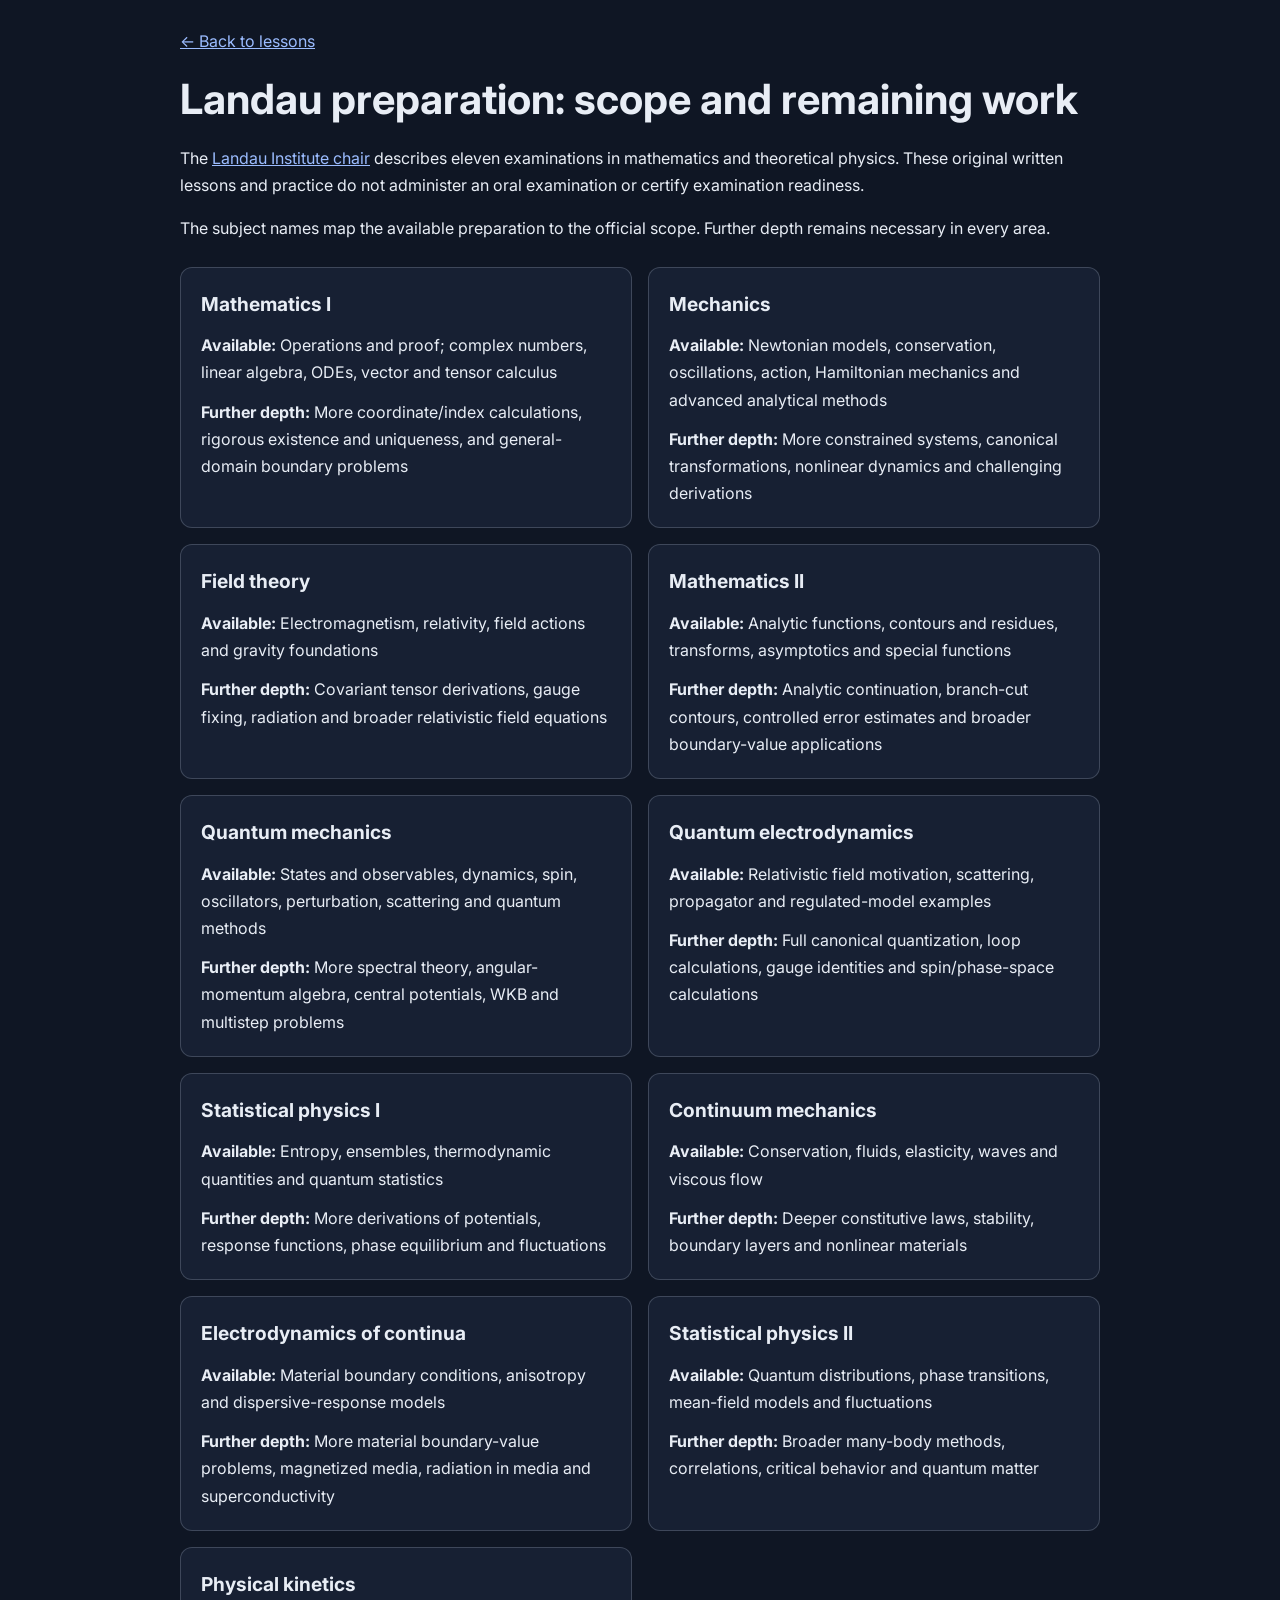
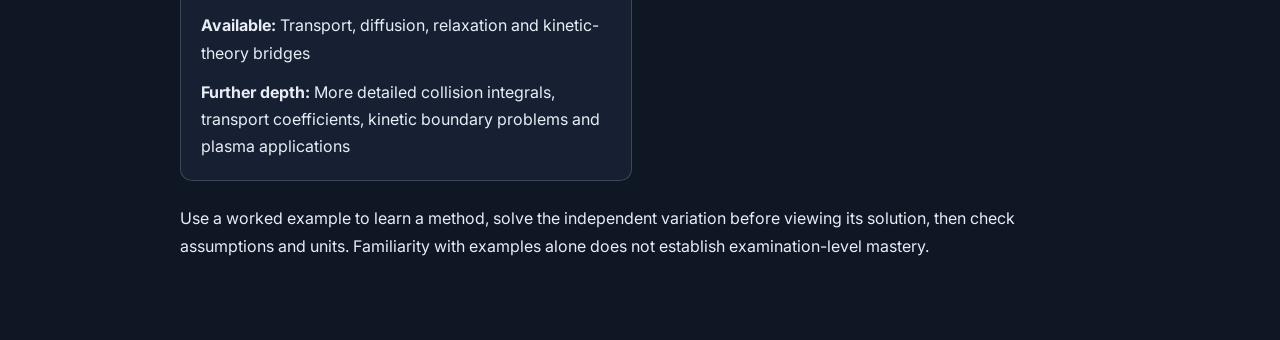
<file: docs/landau-coverage.html>
<!doctype html>
<!-- Coverage text mirrors landau-coverage.md; keep both views in sync. -->
<html lang="en"><head><meta charset="utf-8"><meta name="viewport" content="width=device-width,initial-scale=1">
<title>Landau preparation coverage | Math Projekt</title>
<link rel="stylesheet" href="../css/styles.css?v=landau-20261116">
<script>try { document.documentElement.dataset.theme = localStorage.getItem('math_projekt_theme') || 'dark'; } catch (_) {}</script>
<style>
body { height: auto; min-height: 100vh; overflow: auto; }
.coverage-page { max-width: 960px; margin: 0 auto; padding: 28px 20px 64px; }
.coverage-page a { color: var(--text-accent); }
.coverage-page h1 { font-size: clamp(1.7rem, 5vw, 2.6rem); line-height: 1.2; margin: 20px 0; }
.coverage-page > p { margin: 16px 0; }
.coverage-list { display: grid; grid-template-columns: repeat(auto-fit,minmax(min(100%, 300px),1fr)); gap: 16px; margin: 24px 0; }
.coverage-list section { border: 1px solid var(--border-medium); border-radius: 12px; background: var(--bg-card); padding: 20px; }
.coverage-list h2 { font-size: 1.2rem; margin-bottom: 12px; }
.coverage-list p + p { margin-top: 12px; }
.coverage-page a:focus-visible { outline: 3px solid var(--accent-blue); outline-offset: 4px; }
</style></head><body><main class="coverage-page"><a href="../index.html">← Back to lessons</a>
<h1>Landau preparation: scope and remaining work</h1>
<p>The <a href="https://chair.itp.ac.ru/index.php?lang=en&amp;sub=minimum">Landau Institute chair</a> describes eleven examinations in mathematics and theoretical physics. These original written lessons and practice do not administer an oral examination or certify examination readiness.</p>
<p>The subject names map the available preparation to the official scope. Further depth remains necessary in every area.</p>
<div class="coverage-list"><section><h2>Mathematics I</h2><p><strong>Available:</strong> Operations and proof; complex numbers, linear algebra, ODEs, vector and tensor calculus</p><p><strong>Further depth:</strong> More coordinate/index calculations, rigorous existence and uniqueness, and general-domain boundary problems</p></section>
<section><h2>Mechanics</h2><p><strong>Available:</strong> Newtonian models, conservation, oscillations, action, Hamiltonian mechanics and advanced analytical methods</p><p><strong>Further depth:</strong> More constrained systems, canonical transformations, nonlinear dynamics and challenging derivations</p></section>
<section><h2>Field theory</h2><p><strong>Available:</strong> Electromagnetism, relativity, field actions and gravity foundations</p><p><strong>Further depth:</strong> Covariant tensor derivations, gauge fixing, radiation and broader relativistic field equations</p></section>
<section><h2>Mathematics II</h2><p><strong>Available:</strong> Analytic functions, contours and residues, transforms, asymptotics and special functions</p><p><strong>Further depth:</strong> Analytic continuation, branch-cut contours, controlled error estimates and broader boundary-value applications</p></section>
<section><h2>Quantum mechanics</h2><p><strong>Available:</strong> States and observables, dynamics, spin, oscillators, perturbation, scattering and quantum methods</p><p><strong>Further depth:</strong> More spectral theory, angular-momentum algebra, central potentials, WKB and multistep problems</p></section>
<section><h2>Quantum electrodynamics</h2><p><strong>Available:</strong> Relativistic field motivation, scattering, propagator and regulated-model examples</p><p><strong>Further depth:</strong> Full canonical quantization, loop calculations, gauge identities and spin/phase-space calculations</p></section>
<section><h2>Statistical physics I</h2><p><strong>Available:</strong> Entropy, ensembles, thermodynamic quantities and quantum statistics</p><p><strong>Further depth:</strong> More derivations of potentials, response functions, phase equilibrium and fluctuations</p></section>
<section><h2>Continuum mechanics</h2><p><strong>Available:</strong> Conservation, fluids, elasticity, waves and viscous flow</p><p><strong>Further depth:</strong> Deeper constitutive laws, stability, boundary layers and nonlinear materials</p></section>
<section><h2>Electrodynamics of continua</h2><p><strong>Available:</strong> Material boundary conditions, anisotropy and dispersive-response models</p><p><strong>Further depth:</strong> More material boundary-value problems, magnetized media, radiation in media and superconductivity</p></section>
<section><h2>Statistical physics II</h2><p><strong>Available:</strong> Quantum distributions, phase transitions, mean-field models and fluctuations</p><p><strong>Further depth:</strong> Broader many-body methods, correlations, critical behavior and quantum matter</p></section>
<section><h2>Physical kinetics</h2><p><strong>Available:</strong> Transport, diffusion, relaxation and kinetic-theory bridges</p><p><strong>Further depth:</strong> More detailed collision integrals, transport coefficients, kinetic boundary problems and plasma applications</p></section></div>
<p>Use a worked example to learn a method, solve the independent variation before viewing its solution, then check assumptions and units. Familiarity with examples alone does not establish examination-level mastery.</p>
</main></body></html>
</file>
<file: css/styles.css>
/* ============================================================
   Mathematics: Design System
   Dark-mode learning platform
   ============================================================ */

/* ---------- Google Fonts ---------- */
@import url('https://fonts.googleapis.com/css2?family=Inter:wght@300;400;500;600;700;800;900&family=JetBrains+Mono:wght@400;500;600&display=swap');

/* ---------- CSS Custom Properties ---------- */
:root {
  /* Core palette */
  --bg-primary: #0a0e1a;
  --bg-secondary: #111827;
  --bg-tertiary: #1a2035;
  --bg-card: #1e2642;
  --bg-card-hover: #243052;
  --bg-glass: rgba(30, 38, 66, 0.85);

  /* Accent colors */
  --accent-blue: #3b82f6;
  --accent-blue-glow: rgba(59, 130, 246, 0.3);
  --accent-purple: #8b5cf6;
  --accent-purple-glow: rgba(139, 92, 246, 0.25);
  --accent-cyan: #06b6d4;
  --accent-green: #10b981;
  --accent-amber: #f59e0b;
  --accent-red: #ef4444;
  --accent-pink: #ec4899;

  /* Accents (flat) */
  --gradient-primary: #3b82f6;
  --gradient-warm: #f59e0b;
  --gradient-cool: #06b6d4;
  --gradient-success: #10b981;
  --gradient-bg: #0a0e1a;

  /* Text */
  --text-primary: #f1f5f9;
  --text-secondary: #94a3b8;
  --text-muted: #64748b;
  --text-accent: #93c5fd;

  /* Borders */
  --border-subtle: rgba(148, 163, 184, 0.1);
  --border-medium: rgba(148, 163, 184, 0.2);
  --border-accent: rgba(59, 130, 246, 0.4);

  /* Shadows */
  --shadow-sm: 0 1px 2px rgba(0, 0, 0, 0.2);
  --shadow-md: 0 2px 8px rgba(0, 0, 0, 0.3);
  --shadow-lg: 0 4px 16px rgba(0, 0, 0, 0.3);
  --shadow-glow-blue: none;
  --shadow-glow-purple: none;

  /* Spacing */
  --sidebar-width: 300px;
  --header-height: 64px;
  --content-max-width: 900px;

  /* Transitions */
  --ease-smooth: cubic-bezier(0.4, 0, 0.2, 1);
  --transition-fast: 150ms var(--ease-smooth);
  --transition-medium: 300ms var(--ease-smooth);
  --transition-slow: 500ms var(--ease-smooth);

  /* Border radius */
  --radius-sm: 6px;
  --radius-md: 10px;
  --radius-lg: 16px;
  --radius-xl: 24px;
}

/* ---------- Reset ---------- */
*, *::before, *::after {
  margin: 0;
  padding: 0;
  box-sizing: border-box;
}

html {
  font-size: 16px;
  scroll-behavior: smooth;
  height: 100%;
}

body {
  font-family: 'Inter', -apple-system, BlinkMacSystemFont, sans-serif;
  background: var(--bg-primary);
  color: var(--text-primary);
  line-height: 1.7;
  min-height: 100vh;
  overflow: hidden;
}

/* ---------- Scrollbar ---------- */
::-webkit-scrollbar {
  width: 6px;
  height: 6px;
}
::-webkit-scrollbar-track {
  background: transparent;
}
::-webkit-scrollbar-thumb {
  background: var(--text-muted);
  border-radius: 3px;
}
::-webkit-scrollbar-thumb:hover {
  background: var(--text-secondary);
}

/* ---------- Layout ---------- */
.app-container {
  display: flex;
  height: 100vh;
  overflow: hidden;
}

/* ---------- Sidebar ---------- */
.sidebar {
  width: var(--sidebar-width);
  min-width: var(--sidebar-width);
  height: 100vh;
  background: var(--bg-secondary);
  border-right: 1px solid var(--border-subtle);
  display: flex;
  flex-direction: column;
  transition: transform var(--transition-medium);
  z-index: 100;
  overflow: hidden;
}

.sidebar-header {
  padding: 20px 20px 16px;
  border-bottom: 1px solid var(--border-subtle);
  flex-shrink: 0;
}

.sidebar-logo {
  display: flex;
  align-items: center;
  gap: 12px;
  margin-bottom: 12px;
}

.sidebar-logo .logo-icon {
  width: 40px;
  height: 40px;
  background: var(--gradient-primary);
  border-radius: var(--radius-md);
  display: flex;
  align-items: center;
  justify-content: center;
  font-size: 20px;
  font-weight: 800;
  color: white;
  box-shadow: 0 2px 8px rgba(59, 130, 246, 0.15);
}

.sidebar-logo h1 {
  font-size: 18px;
  font-weight: 700;
  color: var(--text-primary);
  letter-spacing: -0.3px;
}

.sidebar-logo .subtitle {
  font-size: 11px;
  color: var(--text-muted);
  font-weight: 400;
  letter-spacing: 1px;
  text-transform: uppercase;
}

/* Progress overview */
.progress-overview {
  padding: 12px 16px;
  background: var(--bg-tertiary);
  border-radius: var(--radius-md);
  margin-top: 8px;
}

.progress-bar-container {
  height: 6px;
  background: var(--bg-primary);
  border-radius: 3px;
  overflow: hidden;
  margin-bottom: 6px;
}

.progress-bar-fill {
  height: 100%;
  background: var(--gradient-primary);
  border-radius: 3px;
  transition: width var(--transition-slow);
  min-width: 2%;
}

.progress-text {
  font-size: 11px;
  color: var(--text-muted);
  display: flex;
  justify-content: space-between;
}

/* Sidebar navigation */
.sidebar-nav {
  flex: 1;
  overflow-y: auto;
  padding: 12px 0;
}

.nav-module {
  margin-bottom: 4px;
}

.nav-module-header {
  display: flex;
  align-items: center;
  gap: 10px;
  padding: 10px 20px;
  cursor: pointer;
  transition: background var(--transition-fast);
  user-select: none;
}

.nav-module-header:hover {
  background: var(--bg-tertiary);
}

.nav-module-header .module-number {
  font-size: 10px;
  font-weight: 700;
  color: var(--accent-blue);
  min-width: 24px;
  height: 24px;
  display: flex;
  align-items: center;
  justify-content: center;
  background: rgba(59, 130, 246, 0.1);
  border-radius: var(--radius-sm);
  letter-spacing: 0.5px;
}

.nav-module-header .module-title {
  font-size: 13px;
  font-weight: 600;
  color: var(--text-primary);
  flex: 1;
}

.nav-module-header .module-chevron {
  width: 0;
  height: 0;
  border-top: 4px solid transparent;
  border-bottom: 4px solid transparent;
  border-left: 6px solid currentColor;
  color: var(--text-muted);
  transition: transform var(--transition-fast);
}

.nav-module.expanded .module-chevron {
  transform: rotate(90deg);
}

.nav-topics {
  max-height: 0;
  overflow: hidden;
  transition: max-height var(--transition-medium);
}

.nav-module.expanded .nav-topics {
  max-height: 2000px;
}

.nav-topic {
  display: flex;
  align-items: center;
  gap: 10px;
  padding: 8px 20px 8px 54px;
  cursor: pointer;
  transition: all var(--transition-fast);
  font-size: 13px;
  color: var(--text-secondary);
  position: relative;
}

.nav-topic::before {
  content: '';
  position: absolute;
  left: 32px;
  top: 0;
  bottom: 0;
  width: 1px;
  background: var(--border-subtle);
}

.nav-topic:hover {
  background: var(--bg-tertiary);
  color: var(--text-primary);
}

.nav-topic.active {
  color: var(--accent-blue);
  background: rgba(59, 130, 246, 0.08);
}

.nav-topic.active::after {
  content: '';
  position: absolute;
  right: 0;
  top: 4px;
  bottom: 4px;
  width: 3px;
  background: var(--accent-blue);
  border-radius: 3px 0 0 3px;
}

.nav-topic .topic-status {
  width: 16px;
  height: 16px;
  border-radius: 50%;
  border: 2px solid var(--border-medium);
  flex-shrink: 0;
  display: flex;
  align-items: center;
  justify-content: center;
  font-size: 9px;
  transition: all var(--transition-fast);
}

.nav-topic .topic-status.completed {
  background: var(--accent-green);
  border-color: var(--accent-green);
  color: white;
}

.nav-topic .topic-status.in-progress {
  border-color: var(--accent-amber);
}

/* ---------- Main Content ---------- */
.main-content {
  flex: 1;
  display: flex;
  flex-direction: column;
  overflow: hidden;
  background: var(--gradient-bg);
}

/* Header */
.content-header {
  height: var(--header-height);
  padding: 0 32px;
  display: flex;
  align-items: center;
  justify-content: space-between;
  border-bottom: 1px solid var(--border-subtle);
  flex-shrink: 0;
  background: rgba(17, 24, 39, 0.8);
  backdrop-filter: blur(12px);
}

.breadcrumbs {
  display: flex;
  align-items: center;
  gap: 8px;
  font-size: 13px;
  color: var(--text-muted);
}

.breadcrumbs .separator {
  color: var(--text-muted);
  font-size: 10px;
}

.breadcrumbs .current {
  color: var(--text-primary);
  font-weight: 500;
}

.header-actions {
  display: flex;
  align-items: center;
  gap: 12px;
}

.btn-icon {
  width: 36px;
  height: 36px;
  display: flex;
  align-items: center;
  justify-content: center;
  border-radius: var(--radius-sm);
  border: 1px solid var(--border-subtle);
  background: transparent;
  color: var(--text-secondary);
  cursor: pointer;
  transition: all var(--transition-fast);
  font-size: 16px;
}

.btn-icon:hover {
  background: var(--bg-tertiary);
  color: var(--text-primary);
  border-color: var(--border-medium);
}

.btn-text {
  height: 36px;
  padding: 0 14px;
  display: inline-flex;
  align-items: center;
  justify-content: center;
  border-radius: var(--radius-sm);
  border: 1px solid var(--border-subtle);
  background: transparent;
  color: var(--text-secondary);
  cursor: pointer;
  transition: all var(--transition-fast);
  font-size: 13px;
  font-weight: 600;
  line-height: 1;
}

.btn-text:hover {
  background: var(--bg-tertiary);
  color: var(--text-primary);
  border-color: var(--border-medium);
}

.hamburger-btn {
  display: none;
}

/* Content Area */
.content-area {
  flex: 1;
  overflow-y: auto;
  padding: 40px 32px 80px;
}

.content-inner {
  max-width: var(--content-max-width);
  margin: 0 auto;
}

/* ---------- Welcome Screen ---------- */
.welcome-screen {
  text-align: center;
  padding: 60px 20px;
}

.welcome-screen h2 {
  font-size: 42px;
  font-weight: 800;
  color: var(--text-primary);
  margin-bottom: 16px;
  letter-spacing: -1px;
}

.welcome-screen .tagline {
  font-size: 18px;
  color: var(--text-secondary);
  margin-bottom: 48px;
  max-width: 600px;
  margin-left: auto;
  margin-right: auto;
}

.module-cards {
  display: grid;
  grid-template-columns: repeat(auto-fill, minmax(260px, 1fr));
  gap: 16px;
  text-align: left;
}

.module-card {
  background: var(--bg-card);
  border: 1px solid var(--border-subtle);
  border-radius: var(--radius-lg);
  padding: 24px;
  cursor: pointer;
  transition: all var(--transition-medium);
  position: relative;
  overflow: hidden;
}

.module-card::before {
  content: '';
  position: absolute;
  top: 0;
  left: 0;
  right: 0;
  height: 3px;
  background: var(--gradient-primary);
  opacity: 0;
  transition: opacity var(--transition-medium);
}

.module-card:hover {
  background: var(--bg-card-hover);
  border-color: var(--border-accent);
  transform: translateY(-2px);
  box-shadow: var(--shadow-lg), var(--shadow-glow-blue);
}

.module-card:hover::before {
  opacity: 1;
}

.module-card .card-number {
  font-size: 11px;
  font-weight: 700;
  color: var(--accent-blue);
  text-transform: uppercase;
  letter-spacing: 1px;
  margin-bottom: 8px;
}

.module-card h3 {
  font-size: 16px;
  font-weight: 700;
  margin-bottom: 8px;
  color: var(--text-primary);
}

.module-card p {
  font-size: 13px;
  color: var(--text-secondary);
  line-height: 1.5;
}

.module-card .card-topics {
  margin-top: 16px;
  font-size: 12px;
  color: var(--text-muted);
}

/* ---------- Topic Content ---------- */
.topic-header {
  margin-bottom: 40px;
}

.topic-module-label {
  font-size: 12px;
  font-weight: 600;
  color: var(--accent-blue);
  text-transform: uppercase;
  letter-spacing: 1.5px;
  margin-bottom: 8px;
}

.topic-title {
  font-size: 32px;
  font-weight: 800;
  color: var(--text-primary);
  letter-spacing: -0.5px;
  margin-bottom: 12px;
}

.topic-description {
  font-size: 16px;
  color: var(--text-secondary);
  line-height: 1.6;
}

/* Section phases */
.phase-section {
  margin-bottom: 48px;
  animation: fadeInUp 0.5s var(--ease-smooth) both;
}

@keyframes fadeInUp {
  from {
    opacity: 0;
    transform: translateY(16px);
  }
  to {
    opacity: 1;
    transform: translateY(0);
  }
}

.phase-label {
  display: inline-flex;
  align-items: center;
  gap: 8px;
  padding: 4px 12px;
  border-radius: 20px;
  font-size: 11px;
  font-weight: 700;
  text-transform: uppercase;
  letter-spacing: 1.2px;
  margin-bottom: 16px;
}

.phase-label.hook {
  background: rgba(245, 158, 11, 0.12);
  color: var(--accent-amber);
  border: 1px solid rgba(245, 158, 11, 0.25);
}

.phase-label.concept {
  background: rgba(6, 182, 212, 0.12);
  color: var(--accent-cyan);
  border: 1px solid rgba(6, 182, 212, 0.25);
}

.phase-label.definition {
  background: rgba(139, 92, 246, 0.12);
  color: var(--accent-purple);
  border: 1px solid rgba(139, 92, 246, 0.25);
}

.phase-label.example {
  background: rgba(59, 130, 246, 0.12);
  color: var(--accent-blue);
  border: 1px solid rgba(59, 130, 246, 0.25);
}

.phase-label.practice {
  background: rgba(16, 185, 129, 0.12);
  color: var(--accent-green);
  border: 1px solid rgba(16, 185, 129, 0.25);
}

.phase-label.stuck {
  background: rgba(236, 72, 153, 0.12);
  color: var(--accent-pink);
  border: 1px solid rgba(236, 72, 153, 0.25);
}

.phase-label.model {
  background: rgba(6, 182, 212, 0.12);
  color: var(--accent-cyan);
  border: 1px solid rgba(6, 182, 212, 0.25);
}

.phase-label.review {
  background: rgba(148, 163, 184, 0.12);
  color: var(--text-secondary);
  border: 1px solid var(--border-medium);
}

.phase-label.why-exists {
  background: rgba(245, 158, 11, 0.12);
  color: var(--accent-amber);
  border: 1px solid rgba(245, 158, 11, 0.25);
}

/* ---------- Lesson Path ---------- */
.lesson-path {
  display: grid;
  grid-template-columns: auto 1fr;
  align-items: center;
  gap: 14px;
  margin: 0 0 28px;
  padding: 12px;
  border: 1px solid var(--border-subtle);
  border-radius: var(--radius-md);
  background: rgba(15, 23, 42, 0.72);
}

.lesson-path-label {
  color: var(--text-muted);
  font-size: 11px;
  font-weight: 700;
  letter-spacing: 1px;
  text-transform: uppercase;
}

.lesson-path-items {
  display: flex;
  flex-wrap: wrap;
  gap: 8px;
}

.lesson-path-item {
  display: inline-flex;
  align-items: center;
  gap: 7px;
  min-height: 34px;
  padding: 6px 10px;
  border: 1px solid var(--border-subtle);
  border-radius: var(--radius-sm);
  background: var(--bg-tertiary);
  color: var(--text-secondary);
  font: inherit;
  font-size: 12px;
  font-weight: 600;
  cursor: pointer;
  transition: border-color var(--transition-fast), color var(--transition-fast), background var(--transition-fast);
}

.lesson-path-item span {
  width: 18px;
  height: 18px;
  display: inline-flex;
  align-items: center;
  justify-content: center;
  border-radius: 50%;
  background: rgba(59, 130, 246, 0.16);
  color: var(--text-accent);
  font-size: 10px;
}

.lesson-path-item:hover,
.lesson-path-item:focus-visible {
  border-color: var(--accent-blue);
  color: var(--text-primary);
  background: rgba(59, 130, 246, 0.08);
  outline: none;
}

/* ---------- Interactive Intuition Labs ---------- */
.intuition-lab-section {
  scroll-margin-top: 90px;
}

.intuition-lab {
  display: grid;
  grid-template-columns: minmax(0, 1fr);
  gap: 14px;
  margin-top: 18px;
}

.intuition-lab-visual {
  border: 1px solid var(--border-subtle);
  border-radius: var(--radius-md);
  background: var(--bg-secondary);
  overflow: hidden;
}

.intuition-lab-visual svg {
  width: 100%;
  height: auto;
  display: block;
}

.intuition-lab-controls {
  display: grid;
  grid-template-columns: minmax(220px, 1fr) minmax(180px, 0.7fr);
  gap: 14px;
  align-items: center;
  padding: 14px;
  border: 1px solid var(--border-subtle);
  border-radius: var(--radius-md);
  background: rgba(15, 23, 42, 0.65);
}

.intuition-slider-label {
  display: grid;
  gap: 8px;
  color: var(--text-secondary);
  font-size: 13px;
  font-weight: 600;
}

.intuition-slider-label input[type="range"] {
  width: 100%;
  accent-color: var(--accent-blue);
}

.intuition-lab-readout {
  color: var(--text-secondary);
  font-size: 13px;
  line-height: 1.6;
}

.intuition-lab-readout strong {
  color: var(--text-primary);
}

.topic-review-section {
  padding: 20px;
  border: 1px solid var(--border-subtle);
  border-radius: var(--radius-md);
  background: rgba(15, 23, 42, 0.7);
}

.topic-review-list {
  display: grid;
  gap: 10px;
  margin: 16px 0 0;
  padding-left: 20px;
  color: var(--text-secondary);
  font-size: 14px;
}

.topic-review-list li::marker {
  color: var(--accent-green);
}

.phase-section h3 {
  font-size: 22px;
  font-weight: 700;
  color: var(--text-primary);
  margin-bottom: 16px;
}

.phase-content {
  font-size: 15px;
  line-height: 1.8;
  color: var(--text-secondary);
}

.phase-content p {
  margin-bottom: 16px;
}

.phase-content strong {
  color: var(--text-primary);
  font-weight: 600;
}

.phase-content ul, .phase-content ol {
  margin: 12px 0;
  padding-left: 24px;
}

.phase-content li {
  margin-bottom: 8px;
}

/* ---------- Callout Boxes ---------- */
.callout {
  padding: 20px 24px;
  border-radius: var(--radius-md);
  margin: 20px 0;
  border-left: 4px solid;
}

.callout-puzzle {
  background: rgba(245, 158, 11, 0.06);
  border-color: var(--accent-amber);
}

.callout-key {
  background: rgba(59, 130, 246, 0.06);
  border-color: var(--accent-blue);
}

.callout-warning {
  background: rgba(239, 68, 68, 0.06);
  border-color: var(--accent-red);
}

.callout-tip {
  background: rgba(16, 185, 129, 0.06);
  border-color: var(--accent-green);
}

.callout-notation {
  background: rgba(139, 92, 246, 0.06);
  border-color: var(--accent-purple);
}

.callout h4 {
  font-size: 14px;
  font-weight: 700;
  margin-bottom: 8px;
  display: flex;
  align-items: center;
  gap: 8px;
}

.callout-puzzle h4 { color: var(--accent-amber); }
.callout-key h4 { color: var(--accent-blue); }
.callout-warning h4 { color: var(--accent-red); }
.callout-tip h4 { color: var(--accent-green); }
.callout-notation h4 { color: var(--accent-purple); }

.callout p {
  font-size: 14px;
  color: var(--text-secondary);
  line-height: 1.7;
}

/* ---------- Math Display ---------- */
.math-block {
  background: var(--bg-tertiary);
  border: 1px solid var(--border-subtle);
  border-radius: var(--radius-md);
  padding: 24px;
  margin: 20px 0;
  text-align: center;
  overflow-x: auto;
}

.math-block .katex {
  font-size: 1.3em;
}

.math-inline .katex {
  font-size: 1.05em;
}

/* Notation reference popup */
.notation-ref {
  position: relative;
  cursor: help;
  border-bottom: 1px dashed var(--accent-purple);
  color: var(--accent-purple);
}

.notation-ref:hover .notation-tooltip {
  opacity: 1;
  visibility: visible;
  transform: translateY(0);
}

.notation-tooltip {
  position: absolute;
  bottom: 100%;
  left: 50%;
  transform: translateX(-50%) translateY(4px);
  padding: 8px 14px;
  background: var(--bg-card);
  border: 1px solid var(--border-accent);
  border-radius: var(--radius-sm);
  font-size: 12px;
  color: var(--text-primary);
  white-space: nowrap;
  opacity: 0;
  visibility: hidden;
  transition: all var(--transition-fast);
  z-index: 50;
  box-shadow: var(--shadow-md);
  pointer-events: none;
}

/* ---------- Step-by-Step Solution ---------- */
.steps-container {
  margin: 20px 0;
}

.step {
  background: var(--bg-tertiary);
  border: 1px solid var(--border-subtle);
  border-radius: var(--radius-md);
  margin-bottom: 12px;
  overflow: hidden;
  transition: all var(--transition-medium);
}

.step.revealed {
  border-color: var(--border-accent);
}

.step-header {
  padding: 14px 20px;
  display: flex;
  align-items: center;
  gap: 12px;
  cursor: pointer;
  transition: background var(--transition-fast);
}

.step-header:hover {
  background: rgba(59, 130, 246, 0.05);
}

.step-number {
  width: 28px;
  height: 28px;
  border-radius: 50%;
  background: var(--gradient-primary);
  display: flex;
  align-items: center;
  justify-content: center;
  font-size: 12px;
  font-weight: 700;
  color: white;
  flex-shrink: 0;
}

.step-title {
  font-size: 14px;
  font-weight: 600;
  color: var(--text-primary);
  flex: 1;
}

.step-toggle {
  width: 0;
  height: 0;
  border-left: 4px solid transparent;
  border-right: 4px solid transparent;
  border-top: 6px solid currentColor;
  color: var(--text-muted);
  transition: transform var(--transition-fast);
}

.step.revealed .step-toggle {
  transform: rotate(180deg);
}

.step-body {
  max-height: 0;
  overflow: hidden;
  transition: max-height var(--transition-medium);
}

.step.revealed .step-body {
  max-height: 1000px;
}

.step-content {
  padding: 0 20px 16px 60px;
  font-size: 14px;
  line-height: 1.7;
  color: var(--text-secondary);
}

.step-why {
  margin-top: 8px;
  padding: 10px 14px;
  background: rgba(139, 92, 246, 0.06);
  border-left: 3px solid var(--accent-purple);
  border-radius: 0 var(--radius-sm) var(--radius-sm) 0;
  font-size: 13px;
  color: var(--accent-purple);
  font-style: italic;
}

.reveal-all-btn {
  display: inline-flex;
  align-items: center;
  gap: 6px;
  padding: 8px 16px;
  background: transparent;
  border: 1px solid var(--border-medium);
  border-radius: var(--radius-sm);
  color: var(--text-secondary);
  font-size: 13px;
  cursor: pointer;
  transition: all var(--transition-fast);
  margin-top: 8px;
}

.reveal-all-btn:hover {
  background: var(--bg-tertiary);
  border-color: var(--accent-blue);
  color: var(--accent-blue);
}

/* ---------- Exercise System ---------- */
.exercise-card {
  background: var(--bg-card);
  border: 1px solid var(--border-subtle);
  border-radius: var(--radius-lg);
  padding: 28px;
  margin: 24px 0;
  transition: all var(--transition-medium);
}

.exercise-header {
  display: flex;
  align-items: center;
  gap: 12px;
  margin-bottom: 20px;
}

.exercise-badge {
  padding: 4px 10px;
  border-radius: 20px;
  font-size: 11px;
  font-weight: 700;
  text-transform: uppercase;
  letter-spacing: 0.8px;
}

.exercise-badge.easy {
  background: rgba(16, 185, 129, 0.12);
  color: var(--accent-green);
}

.exercise-badge.medium {
  background: rgba(245, 158, 11, 0.12);
  color: var(--accent-amber);
}

.exercise-badge.hard {
  background: rgba(239, 68, 68, 0.12);
  color: var(--accent-red);
}

.exercise-number {
  font-size: 13px;
  font-weight: 600;
  color: var(--text-muted);
}

.exercise-question {
  font-size: 15px;
  color: var(--text-primary);
  line-height: 1.7;
  margin-bottom: 20px;
}

/* Options */
.exercise-options {
  display: flex;
  flex-direction: column;
  gap: 10px;
  margin-bottom: 16px;
}

.option-btn {
  display: flex;
  align-items: flex-start;
  gap: 14px;
  padding: 14px 18px;
  background: var(--bg-tertiary);
  border: 1px solid var(--border-subtle);
  border-radius: var(--radius-md);
  cursor: pointer;
  transition: all var(--transition-fast);
  text-align: left;
  font-size: 14px;
  color: var(--text-primary);
  line-height: 1.5;
}

.option-btn:hover:not(.disabled) {
  border-color: var(--accent-blue);
  background: rgba(59, 130, 246, 0.06);
}

.option-btn .option-letter {
  width: 28px;
  height: 28px;
  border-radius: 50%;
  border: 2px solid var(--border-medium);
  display: flex;
  align-items: center;
  justify-content: center;
  font-size: 12px;
  font-weight: 700;
  flex-shrink: 0;
  transition: all var(--transition-fast);
}

.option-btn:hover:not(.disabled) .option-letter {
  border-color: var(--accent-blue);
  color: var(--accent-blue);
}

.option-btn.correct {
  border-color: var(--accent-green);
  background: rgba(16, 185, 129, 0.08);
}

.option-btn.correct .option-letter {
  background: var(--accent-green);
  border-color: var(--accent-green);
  color: white;
}

.option-btn.incorrect {
  border-color: var(--accent-red);
  background: rgba(239, 68, 68, 0.06);
}

.option-btn.incorrect .option-letter {
  background: var(--accent-red);
  border-color: var(--accent-red);
  color: white;
}

.option-btn.disabled {
  cursor: default;
  opacity: 0.6;
}

/* Feedback */
.exercise-feedback {
  padding: 16px 20px;
  border-radius: var(--radius-md);
  margin-top: 16px;
  font-size: 14px;
  line-height: 1.6;
  display: none;
  animation: fadeInUp 0.3s var(--ease-smooth);
}

.exercise-feedback.show {
  display: block;
}

.exercise-feedback.correct-feedback {
  background: rgba(16, 185, 129, 0.08);
  border: 1px solid rgba(16, 185, 129, 0.25);
  color: var(--accent-green);
}

.exercise-feedback.incorrect-feedback {
  background: rgba(239, 68, 68, 0.08);
  border: 1px solid rgba(239, 68, 68, 0.35);
  color: var(--text-primary);
}

.exercise-feedback h4 {
  font-size: 14px;
  font-weight: 700;
  margin-bottom: 6px;
}

.exercise-feedback.correct-feedback h4 { color: var(--accent-green); }
.exercise-feedback.incorrect-feedback h4 { color: var(--accent-red); }

/* Hint */
.hint-btn {
  padding: 8px 16px;
  background: transparent;
  border: 1px dashed var(--accent-amber);
  border-radius: var(--radius-sm);
  color: var(--accent-amber);
  font-size: 13px;
  cursor: pointer;
  transition: all var(--transition-fast);
  margin-top: 8px;
}

.hint-btn:hover {
  background: rgba(245, 158, 11, 0.08);
}

.hint-content {
  padding: 14px 18px;
  background: rgba(245, 158, 11, 0.06);
  border: 1px solid rgba(245, 158, 11, 0.15);
  border-radius: var(--radius-md);
  margin-top: 12px;
  font-size: 13px;
  color: var(--text-secondary);
  display: none;
  animation: fadeInUp 0.3s var(--ease-smooth);
}

.hint-content.show {
  display: block;
}

.hint-content .hint-label {
  font-size: 11px;
  font-weight: 700;
  color: var(--accent-amber);
  text-transform: uppercase;
  letter-spacing: 1px;
  margin-bottom: 4px;
}

/* ---------- Solution Steps ---------- */
.solution-content {
  background: rgba(59, 130, 246, 0.06);
  border: 1px solid rgba(59, 130, 246, 0.2);
}

.solution-step {
  padding: 8px 12px;
  margin: 6px 0;
  border-left: 3px solid var(--accent-blue);
  background: rgba(59, 130, 246, 0.04);
  border-radius: 0 var(--radius-sm) var(--radius-sm) 0;
  font-size: 14px;
  line-height: 1.6;
  color: var(--text-primary);
}

.solution-step strong {
  color: var(--accent-cyan);
}

.solution-btn {
  color: var(--accent-blue) !important;
  border-color: rgba(59, 130, 246, 0.3) !important;
}

.solution-btn:hover {
  background: rgba(59, 130, 246, 0.08) !important;
}

/* ---------- Visualization Containers ---------- */
.viz-container {
  background: var(--bg-tertiary);
  border: 1px solid var(--border-subtle);
  border-radius: var(--radius-md);
  padding: 20px;
  margin: 20px 0;
  overflow-x: auto;
  overflow-y: hidden;
}

.viz-container canvas {
  display: block;
  max-width: 100%;
  height: auto;
  margin: 0 auto;
  border-radius: var(--radius-sm);
}

.viz-container canvas[role="slider"]:focus-visible {
  outline: 2px solid var(--accent-blue);
  outline-offset: 3px;
}

.viz-container.viz-scrollable:focus-visible {
  outline: 2px solid var(--accent-blue);
  outline-offset: 2px;
}

.viz-container.viz-scrollable::after {
  content: 'Scroll horizontally to see the full figure ↔';
  display: block;
  position: sticky;
  left: 0;
  width: max-content;
  margin-top: 8px;
  color: var(--text-secondary);
  font-size: 12px;
  line-height: 1.4;
}

@media (max-width: 640px) {
  .viz-container canvas {
    min-width: var(--viz-readable-width, 0px);
  }
}

.inline-model {
  display: grid;
  gap: 14px;
}

.inline-model svg {
  width: 100%;
  height: auto;
  display: block;
  background: var(--bg-primary);
  border: 1px solid var(--border-subtle);
  border-radius: var(--radius-sm);
}

.model-controls {
  display: grid;
  grid-template-columns: repeat(auto-fit, minmax(150px, 1fr));
  gap: 12px;
  align-items: center;
}

.model-controls label {
  display: grid;
  gap: 6px;
  color: var(--text-secondary);
  font-size: 13px;
  font-weight: 600;
}

.model-controls input[type="range"] {
  width: 100%;
  accent-color: var(--accent-blue);
}

.model-readout {
  margin: 0;
  color: var(--text-secondary);
  font-size: 14px;
  line-height: 1.6;
}

.viz-controls {
  display: flex;
  align-items: center;
  gap: 12px;
  margin-top: 12px;
  flex-wrap: wrap;
}

.viz-controls label {
  font-size: 12px;
  color: var(--text-muted);
  font-weight: 500;
}

.viz-controls input[type="range"] {
  -webkit-appearance: none;
  height: 4px;
  background: var(--bg-primary);
  border-radius: 2px;
  outline: none;
}

.viz-controls input[type="range"]::-webkit-slider-thumb {
  -webkit-appearance: none;
  width: 14px;
  height: 14px;
  border-radius: 50%;
  background: var(--accent-blue);
  cursor: pointer;
  box-shadow: 0 0 6px var(--accent-blue-glow);
}

.viz-controls input[type="text"],
.viz-controls input[type="number"] {
  padding: 6px 10px;
  background: var(--bg-primary);
  border: 1px solid var(--border-subtle);
  border-radius: var(--radius-sm);
  color: var(--text-primary);
  font-family: 'JetBrains Mono', monospace;
  font-size: 13px;
  outline: none;
  transition: border-color var(--transition-fast);
}

.viz-controls input:focus {
  border-color: var(--accent-blue);
}

.viz-controls button {
  padding: 6px 14px;
  background: var(--gradient-primary);
  border: none;
  border-radius: var(--radius-sm);
  color: white;
  font-size: 12px;
  font-weight: 600;
  cursor: pointer;
  transition: opacity var(--transition-fast);
}

.viz-controls button:hover {
  opacity: 0.85;
}

/* ---------- Navigation Footer ---------- */
.topic-nav-footer {
  display: flex;
  justify-content: space-between;
  align-items: center;
  margin-top: 48px;
  padding-top: 24px;
  border-top: 1px solid var(--border-subtle);
}

.nav-btn {
  display: inline-flex;
  align-items: center;
  gap: 8px;
  padding: 10px 20px;
  background: var(--bg-card);
  border: 1px solid var(--border-subtle);
  border-radius: var(--radius-md);
  color: var(--text-primary);
  font-size: 14px;
  font-weight: 500;
  cursor: pointer;
  transition: all var(--transition-fast);
  text-decoration: none;
}

.nav-btn:hover {
  background: var(--bg-card-hover);
  border-color: var(--border-accent);
  box-shadow: var(--shadow-glow-blue);
}

.nav-btn.primary {
  background: var(--gradient-primary);
  border-color: transparent;
  color: white;
}

.nav-btn.primary:hover {
  opacity: 0.9;
}

.nav-btn.disabled {
  opacity: 0.3;
  pointer-events: none;
}

/* Mark complete button */
.mark-complete-btn {
  display: inline-flex;
  align-items: center;
  gap: 8px;
  padding: 10px 20px;
  background: transparent;
  border: 1px solid var(--accent-green);
  border-radius: var(--radius-md);
  color: var(--accent-green);
  font-size: 13px;
  font-weight: 600;
  cursor: pointer;
  transition: all var(--transition-fast);
}

.mark-complete-btn:hover {
  background: rgba(16, 185, 129, 0.1);
}

.mark-complete-btn.completed {
  background: var(--accent-green);
  color: white;
}

/* ---------- Interactive Number Line ---------- */
.number-line-container {
  position: relative;
  height: 80px;
  margin: 20px 0;
}

/* ---------- Code Block ---------- */
.code-block {
  background: #0d1117;
  border: 1px solid var(--border-subtle);
  border-radius: var(--radius-md);
  padding: 20px;
  margin: 16px 0;
  overflow-x: auto;
  font-family: 'JetBrains Mono', monospace;
  font-size: 13px;
  line-height: 1.6;
  color: #e6edf3;
}

.code-block .keyword { color: #ff7b72; }
.code-block .string { color: #a5d6ff; }
.code-block .comment { color: #8b949e; font-style: italic; }
.code-block .number { color: #79c0ff; }
.code-block .function { color: #d2a8ff; }

/* ---------- Tables ---------- */
.math-table {
  width: 100%;
  border-collapse: collapse;
  margin: 20px 0;
  font-size: 14px;
}

.math-table th {
  padding: 12px 16px;
  background: var(--bg-tertiary);
  border: 1px solid var(--border-subtle);
  text-align: left;
  font-weight: 600;
  color: var(--text-primary);
  font-size: 13px;
  text-transform: uppercase;
  letter-spacing: 0.5px;
}

.math-table td {
  padding: 10px 16px;
  border: 1px solid var(--border-subtle);
  color: var(--text-secondary);
}

.math-table tr:hover td {
  background: rgba(59, 130, 246, 0.03);
}

/* ---------- Responsive ---------- */
@media (max-width: 1024px) {
  .sidebar {
    position: fixed;
    left: 0;
    top: 0;
    transform: translateX(-100%);
  }

  .sidebar.open {
    transform: translateX(0);
    box-shadow: var(--shadow-lg);
  }

  .hamburger-btn {
    display: flex;
  }

  .content-area {
    padding: 24px 16px 60px;
  }

  .topic-title {
    font-size: 26px;
  }
}

@media (max-width: 640px) {
  .module-cards {
    grid-template-columns: 1fr;
  }

  .topic-nav-footer {
    flex-direction: column;
    gap: 12px;
  }

  .exercise-card {
    padding: 20px;
  }
}

/* ---------- Animations ---------- */
@keyframes pulse {
  0%, 100% { opacity: 1; }
  50% { opacity: 0.6; }
}

@keyframes shimmer {
  0% { background-position: -200px 0; }
  100% { background-position: calc(200px + 100%) 0; }
}

.loading-shimmer {
  background: linear-gradient(90deg, var(--bg-tertiary) 0%, var(--bg-card) 50%, var(--bg-tertiary) 100%);
  background-size: 200px 100%;
  animation: shimmer 1.5s infinite;
}

/* ---------- Overlay (sidebar mobile) ---------- */
.sidebar-overlay {
  display: none;
  position: fixed;
  top: 0;
  left: 0;
  right: 0;
  bottom: 0;
  background: rgba(0, 0, 0, 0.6);
  z-index: 99;
}

.sidebar-overlay.active {
  display: block;
}

/* ---------- Achievement Toast ---------- */
.toast {
  position: fixed;
  bottom: 24px;
  right: 24px;
  padding: 14px 24px;
  background: var(--bg-card);
  border: 1px solid var(--accent-green);
  border-radius: var(--radius-md);
  box-shadow: var(--shadow-lg), 0 0 20px rgba(16, 185, 129, 0.2);
  color: var(--text-primary);
  font-size: 14px;
  display: flex;
  align-items: center;
  gap: 10px;
  transform: translateY(100px);
  opacity: 0;
  transition: all var(--transition-medium);
  z-index: 200;
}

.toast.show {
  transform: translateY(0);
  opacity: 1;
}

/* ---------- Progress Tools ---------- */
.progress-tools-overlay {
  position: fixed;
  inset: 0;
  z-index: 1200;
  display: flex;
  align-items: center;
  justify-content: center;
  padding: 20px;
  background: rgba(2, 6, 23, 0.72);
}

.progress-tools-dialog {
  width: min(560px, 100%);
  border: 1px solid var(--border-medium);
  border-radius: var(--radius-md);
  background: var(--bg-secondary);
  box-shadow: var(--shadow-lg);
  padding: 22px;
}

.progress-tools-header {
  display: flex;
  align-items: flex-start;
  justify-content: space-between;
  gap: 16px;
  margin-bottom: 12px;
}

.progress-tools-header h2 {
  margin: 8px 0 0;
  color: var(--text-primary);
  font-size: 22px;
}

.progress-tools-close {
  min-height: 34px;
  padding: 0 12px;
  border: 1px solid var(--border-subtle);
  border-radius: var(--radius-sm);
  background: transparent;
  color: var(--text-secondary);
  font: inherit;
  font-size: 13px;
  font-weight: 600;
  cursor: pointer;
}

.progress-tools-close:hover,
.progress-tools-close:focus-visible {
  color: var(--text-primary);
  border-color: var(--border-medium);
  background: var(--bg-tertiary);
  outline: none;
}

.progress-tools-copy,
.progress-tools-note {
  color: var(--text-secondary);
  font-size: 14px;
  line-height: 1.6;
}

.progress-tools-stats {
  display: grid;
  grid-template-columns: repeat(3, 1fr);
  gap: 10px;
  margin: 18px 0;
}

.progress-tools-stats div {
  padding: 14px;
  border: 1px solid var(--border-subtle);
  border-radius: var(--radius-md);
  background: var(--bg-tertiary);
}

.progress-tools-stats strong {
  display: block;
  color: var(--text-primary);
  font-size: 22px;
  line-height: 1.2;
}

.progress-tools-stats span {
  display: block;
  margin-top: 4px;
  color: var(--text-muted);
  font-size: 12px;
}

.progress-tools-actions {
  display: flex;
  flex-wrap: wrap;
  gap: 10px;
  margin: 18px 0 12px;
}

.progress-import-input {
  display: none;
}

/* ---------- Prerequisites Recap ---------- */
.prereq-recap {
  background: var(--bg-tertiary);
  border: 1px solid var(--border-subtle);
  border-radius: var(--radius-lg);
  margin-bottom: 32px;
  overflow: hidden;
  animation: fadeInUp 0.4s var(--ease-smooth) both;
}

.prereq-header {
  padding: 14px 20px;
  display: flex;
  align-items: center;
  gap: 10px;
  cursor: pointer;
  font-size: 13px;
  font-weight: 600;
  color: var(--text-primary);
  border-bottom: 1px solid var(--border-subtle);
  transition: background var(--transition-fast);
  user-select: none;
}

.prereq-header:hover {
  background: rgba(59, 130, 246, 0.05);
}

.prereq-icon {
  font-size: 16px;
}

.prereq-note {
  font-size: 11px;
  color: var(--text-muted);
  font-weight: 400;
  font-style: italic;
  margin-left: auto;
}

.prereq-toggle {
  width: 0;
  height: 0;
  border-left: 4px solid transparent;
  border-right: 4px solid transparent;
  border-top: 6px solid currentColor;
  color: var(--text-muted);
  transition: transform var(--transition-fast);
}

.prereq-recap.collapsed .prereq-list {
  max-height: 0;
  overflow: hidden;
  padding: 0 20px;
}

.prereq-recap.collapsed .prereq-toggle {
  transform: rotate(-90deg);
}

.prereq-list {
  padding: 12px 20px;
  max-height: 2000px;
  transition: max-height var(--transition-medium), padding var(--transition-medium);
}

.prereq-item {
  margin-bottom: 6px;
  border-radius: var(--radius-sm);
  overflow: hidden;
}

.prereq-item summary {
  padding: 8px 12px;
  font-size: 13px;
  color: var(--text-accent);
  cursor: pointer;
  border-radius: var(--radius-sm);
  transition: background var(--transition-fast);
  list-style: none;
}

.prereq-item summary::-webkit-details-marker {
  display: none;
}

.prereq-item summary::before {
  content: '';
  width: 0;
  height: 0;
  border-top: 4px solid transparent;
  border-bottom: 4px solid transparent;
  border-left: 6px solid currentColor;
  display: inline-block;
  color: var(--text-muted);
  margin-right: 8px;
}

.prereq-item[open] summary::before {
  border-left: 4px solid transparent;
  border-right: 4px solid transparent;
  border-top: 6px solid currentColor;
  border-bottom: 0;
}

.prereq-item summary:hover {
  background: rgba(59, 130, 246, 0.08);
}

.prereq-definition {
  padding: 8px 12px 12px 28px;
  font-size: 13px;
  color: var(--text-secondary);
  line-height: 1.7;
  border-left: 2px solid var(--border-accent);
  margin-left: 12px;
  animation: fadeInUp 0.2s var(--ease-smooth);
}

/* ---------- Why Box (Collapsible Deep-Dives) ---------- */
.why-box {
  background: rgba(245, 158, 11, 0.04);
  border: 1px solid rgba(245, 158, 11, 0.15);
  border-radius: var(--radius-md);
  margin: 16px 0;
  overflow: hidden;
}

.why-box-header {
  padding: 10px 16px;
  display: flex;
  align-items: center;
  gap: 8px;
  cursor: pointer;
  font-size: 13px;
  font-weight: 600;
  color: var(--accent-amber);
  transition: background var(--transition-fast);
  user-select: none;
}

.why-box-header:hover {
  background: rgba(245, 158, 11, 0.08);
}

.why-box-header::before {
  content: '';
  width: 0;
  height: 0;
  border-top: 4px solid transparent;
  border-bottom: 4px solid transparent;
  border-left: 6px solid currentColor;
  transition: transform var(--transition-fast);
}

.why-box.open .why-box-header::before {
  transform: rotate(90deg);
}

.why-box-body {
  max-height: 0;
  overflow: hidden;
  transition: max-height var(--transition-medium), padding var(--transition-medium);
  padding: 0 16px;
  font-size: 14px;
  color: var(--text-secondary);
  line-height: 1.7;
}

.why-box.open .why-box-body {
  max-height: 3000px;
  padding: 12px 16px 16px;
}

.why-box-body p {
  margin-bottom: 10px;
}

/* ---------- Callout: Why variant ---------- */
.callout-why {
  background: rgba(245, 158, 11, 0.06);
  border-color: var(--accent-amber);
}

.callout-why h4 { color: var(--accent-amber); }

/* ---------- Inline SVG Diagrams ---------- */
.math-diagram {
  display: flex;
  justify-content: center;
  margin: 20px 0;
  padding: 16px;
  background: rgba(30, 41, 59, 0.5);
  border-radius: var(--radius-md);
  border: 1px solid var(--border-subtle);
  overflow-x: auto;
  overflow-y: hidden;
}
.math-diagram svg {
  max-width: 100%;
  height: auto;
  flex-shrink: 0;
  display: block;
}
.math-diagram-label {
  text-align: center;
  font-size: 13px;
  color: var(--text-secondary);
  margin-top: 8px;
  font-style: italic;
}

/* Neutral SVG labels follow the surrounding surface in both themes. */
.math-diagram svg :is(text, g)[fill="#f1f5f9"],
.math-diagram svg :is(text, g)[fill="#e2e8f0"],
.math-diagram svg :is(text, g)[fill="#cbd5e1"] {
  fill: var(--text-primary);
}

.math-diagram svg :is(text, g)[fill="#94a3b8"] {
  fill: var(--text-secondary);
}

.math-diagram svg :is(text, g)[fill="#93c5fd"] {
  fill: var(--accent-blue);
}

.math-diagram svg :is(text, g)[fill="#86efac"] {
  fill: var(--accent-green);
}

@media (max-width: 640px) {
  .math-diagram.diagram-scroll {
    position: relative;
    justify-content: flex-start;
    padding-bottom: 36px;
    overscroll-behavior-x: contain;
  }

  .math-diagram.diagram-scroll::after {
    content: 'Scroll horizontally to view the figure →';
    position: absolute;
    left: 16px;
    bottom: 8px;
    color: var(--text-secondary);
    font-size: 11px;
    line-height: 1.4;
    white-space: nowrap;
  }

  .math-diagram svg.diagram-wide {
    min-width: var(--diagram-min-width, 480px);
  }
}

.math-diagram.diagram-scroll:focus-visible {
  outline: 2px solid var(--accent-blue);
  outline-offset: 2px;
}
/* All inline SVGs in content: prevent overlap */
.phase-content svg,
.callout svg,
.concept-text svg {
  max-width: 100%;
  height: auto;
  display: block;
  margin: 12px auto;
}

/* ---------- Welcome Guide ---------- */
.welcome-guide {
  margin: 20px 0 24px;
  background: rgba(30, 41, 59, 0.6);
  border: 1px solid var(--border-subtle);
  border-radius: var(--radius-md);
  overflow: hidden;
}
.guide-header {
  display: flex;
  justify-content: space-between;
  align-items: center;
  padding: 14px 20px;
  cursor: pointer;
  transition: background 0.2s;
}
.guide-header:hover {
  background: rgba(51, 65, 85, 0.4);
}
.guide-header h3 {
  margin: 0;
  font-size: 16px;
  color: var(--text-primary);
}
.guide-toggle {
  color: var(--text-secondary);
  width: 0;
  height: 0;
  border-left: 4px solid transparent;
  border-right: 4px solid transparent;
  border-top: 6px solid currentColor;
  transition: transform 0.3s;
}
.welcome-guide.expanded .guide-toggle {
  transform: rotate(180deg);
}
.guide-body {
  max-height: 0;
  overflow: hidden;
  transition: max-height 0.4s ease;
}
.welcome-guide.expanded .guide-body {
  max-height: 2000px;
}
.guide-section {
  padding: 12px 20px;
  border-top: 1px solid var(--border-subtle);
}
.guide-section h4 {
  margin: 0 0 8px;
  font-size: 14px;
  color: var(--accent-blue);
}
.guide-section p {
  margin: 0 0 8px;
  font-size: 14px;
  line-height: 1.7;
  color: var(--text-secondary);
}
.guide-section ul, .guide-section ol {
  margin: 4px 0 8px;
  padding-left: 20px;
}
.guide-section li {
  font-size: 14px;
  line-height: 1.6;
  color: var(--text-secondary);
  margin-bottom: 4px;
}
.guide-section li strong {
  color: var(--text-primary);
}



/* ---------- Flash Cards ---------- */
.fc-progress {
  margin: 16px 0;
  font-size: 14px;
  color: var(--text-secondary);
  display: flex;
  align-items: center;
  gap: 12px;
}
.fc-progress-bar {
  flex: 1;
  height: 6px;
  background: rgba(51,65,85,0.5);
  border-radius: 3px;
  overflow: hidden;
}
.fc-progress-fill {
  height: 100%;
  background: var(--accent-green);
  border-radius: 3px;
  transition: width 0.4s ease;
}
.fc-grid {
  display: grid;
  grid-template-columns: repeat(auto-fill, minmax(280px, 1fr));
  gap: 16px;
  margin-top: 12px;
}
.fc-card {
  perspective: 800px;
  height: 220px;
  cursor: pointer;
}
.fc-inner {
  width: 100%;
  height: 100%;
  position: relative;
  transition: transform 0.5s;
  transform-style: preserve-3d;
}
.fc-card.flipped .fc-inner {
  transform: rotateY(180deg);
}
.fc-front, .fc-back {
  position: absolute;
  inset: 0;
  backface-visibility: hidden;
  border-radius: var(--radius-md);
  padding: 20px;
  display: flex;
  flex-direction: column;
}
.fc-front {
  background: rgba(30,41,59,0.8);
  border: 1px solid var(--border-subtle);
  justify-content: center;
  align-items: center;
  text-align: center;
}
.fc-back {
  background: rgba(30,58,90,0.9);
  border: 1px solid var(--accent-blue);
  transform: rotateY(180deg);
  justify-content: space-between;
  overflow-y: auto;
}
.fc-type {
  font-size: 11px;
  font-weight: 700;
  letter-spacing: 1.5px;
  color: var(--accent-blue);
  margin-bottom: 12px;
}
.fc-question {
  font-size: 15px;
  line-height: 1.6;
  color: var(--text-primary);
  margin: 0;
}
.fc-hint {
  font-size: 11px;
  color: var(--text-secondary);
  margin-top: 16px;
  opacity: 0.6;
}
.fc-answer {
  font-size: 13px;
  line-height: 1.6;
  color: var(--text-primary);
}
.fc-actions {
  display: flex;
  gap: 8px;
  margin-top: 12px;
}
.fc-btn {
  flex: 1;
  padding: 8px 12px;
  border: none;
  border-radius: var(--radius-sm);
  cursor: pointer;
  font-size: 13px;
  font-weight: 600;
  transition: all 0.2s;
}
.fc-again {
  background: rgba(239,68,68,0.15);
  color: #ef4444;
}
.fc-again:hover { background: rgba(239,68,68,0.3); }
.fc-got {
  background: rgba(16,185,129,0.15);
  color: #10b981;
}
.fc-got:hover { background: rgba(16,185,129,0.3); }
.fc-card.fc-done {
  opacity: 0.4;
  pointer-events: none;
}
.fc-card.fc-done .fc-front {
  border-color: var(--accent-green);
}
@keyframes fc-shake {
  0%,100% { transform: translateX(0); }
  20% { transform: translateX(-6px); }
  40% { transform: translateX(6px); }
  60% { transform: translateX(-4px); }
  80% { transform: translateX(4px); }
}
.fc-card.fc-shake .fc-inner {
  animation: fc-shake 0.4s ease;
}
/* Graph Explorer */
.graph-explorer {
  margin: 24px 0;
  border-radius: var(--radius-md);
  border: 1px solid var(--border-subtle);
  overflow: hidden;
  background: var(--bg-secondary);
}
.graph-explorer-header {
  padding: 16px 20px 8px;
}
.graph-explorer-header h4 {
  margin: 0 0 4px;
  color: var(--accent-blue);
  font-size: 16px;
}
.graph-explorer-hint {
  margin: 0;
  font-size: 14px;
  color: var(--text-secondary);
}
.graph-explorer:focus-within {
  border-color: var(--accent-blue);
}
@media (max-width: 640px) {
  /* Desmos stacks its expression list beneath the graph on narrow screens.
     Give the graph enough vertical space to remain useful beside that list. */
  .graph-explorer-container {
    height: clamp(400px, 72vh, 540px) !important;
  }
}

/* Keep every navigation action visible at phone widths. */
@media (max-width: 480px) {
  header.content-header {
    height: auto;
    min-height: var(--header-height);
    flex-wrap: wrap;
    gap: 4px;
    padding: 4px 8px 8px;
  }
  .header-actions {
    display: grid;
    grid-template-columns: repeat(5, minmax(0, 1fr));
    flex: 0 0 100%;
    gap: 4px;
    margin-left: 0;
  }
  .content-header .header-actions .btn-text {
    min-width: 0;
    min-height: 44px;
    height: auto;
    padding: 3px 2px;
    font-size: 12px;
    line-height: 1.1;
  }
  .content-header button:focus-visible {
    outline: 2px solid var(--accent-blue);
    outline-offset: -2px;
  }
}
/* Formal Definitions */
.formal-defs-section {
  margin: 24px 0;
}
.formal-defs-grid {
  display: grid;
  grid-template-columns: repeat(auto-fill, minmax(320px, 1fr));
  gap: 16px;
  margin-top: 12px;
}
.formal-def-card {
  background: rgba(15, 23, 42, 0.8);
  border: 1px solid var(--border-subtle);
  border-left: 3px solid var(--accent-purple);
  border-radius: var(--radius-md);
  padding: 16px;
  transition: border-color 0.2s;
}
.formal-def-card:hover {
  border-left-color: var(--accent-blue);
}
.formal-def-term {
  font-weight: 700;
  font-size: 15px;
  color: var(--accent-purple);
  margin-bottom: 6px;
}
.formal-def-symbol {
  font-size: 14px;
  color: var(--accent-blue);
  margin-bottom: 8px;
  font-family: 'KaTeX_Math', serif;
}
.formal-def-body {
  font-size: 14px;
  color: var(--text-secondary);
  line-height: 1.6;
}
/* Background Section */
.background-section {
  margin: 24px 0;
  background: var(--bg-secondary);
  border-radius: var(--radius-md);
  border: 1px solid var(--border-subtle);
  padding: 20px;
}
.background-section h3 { margin: 8px 0 12px; }
.background-tab-list {
  display: flex;
  flex-wrap: wrap;
  gap: 8px;
  margin: 14px 0 16px;
}
.background-tab-btn {
  border: 1px solid var(--border-subtle);
  background: var(--bg-tertiary);
  color: var(--text-secondary);
  border-radius: var(--radius-sm);
  padding: 8px 12px;
  font: inherit;
  font-size: 13px;
  cursor: pointer;
  transition: border-color var(--transition-fast), color var(--transition-fast), background var(--transition-fast);
}
.background-tab-btn:hover,
.background-tab-btn.active {
  border-color: var(--accent-cyan);
  color: var(--text-primary);
  background: rgba(6, 182, 212, 0.1);
}
.background-tab-panel {
  display: none;
  color: var(--text-secondary);
  line-height: 1.7;
}
.background-tab-panel.active {
  display: block;
}

/* Self-sufficient study notes */
.self-study-section {
  margin: 24px 0;
  padding: 20px;
  border: 1px solid var(--border-subtle);
  border-radius: var(--radius-md);
  background: var(--bg-secondary);
}

.self-study-section h3 {
  margin: 8px 0 8px;
}

.self-study-grid {
  display: grid;
  grid-template-columns: repeat(auto-fit, minmax(260px, 1fr));
  gap: 12px;
  margin-top: 16px;
}

.self-study-card {
  padding: 16px;
  border: 1px solid var(--border-subtle);
  border-radius: var(--radius-sm);
  background: var(--bg-card);
}

.self-study-card h4 {
  margin: 0 0 10px;
  color: var(--text-primary);
  font-size: 15px;
}

.self-study-content {
  color: var(--text-secondary);
  font-size: 14px;
  line-height: 1.7;
}

.self-study-content p {
  margin: 0 0 10px;
}

.self-study-content p:last-child,
.self-study-content ul:last-child,
.self-study-content ol:last-child {
  margin-bottom: 0;
}

.self-study-content ul,
.self-study-content ol {
  margin: 0;
  padding-left: 20px;
}

.university-section {
  margin: 34px 0;
  padding: 0;
}

.university-section > h3 {
  margin: 0 0 10px;
  color: var(--text-primary);
}

.university-walkthrough {
  display: grid;
  gap: 14px;
  margin-top: 18px;
}

.university-card {
  display: grid;
  grid-template-columns: 34px minmax(0, 1fr);
  gap: 14px;
  padding: 18px;
  border: 1px solid var(--border-medium);
  border-radius: 8px;
  background: var(--bg-card);
}

.university-card-number {
  width: 30px;
  height: 30px;
  display: inline-flex;
  align-items: center;
  justify-content: center;
  border-radius: 6px;
  background: var(--accent-blue);
  color: #ffffff;
  font-size: 13px;
  font-weight: 800;
}

.university-card h4 {
  margin: 0 0 8px;
  color: var(--text-primary);
  font-size: 15px;
  line-height: 1.35;
}

.university-card-body {
  color: var(--text-secondary);
  line-height: 1.7;
}

.university-card-body p + p,
.university-card-body ol + p,
.university-card-body ul + p {
  margin-top: 10px;
}

.university-card-body ol,
.university-card-body ul {
  padding-left: 22px;
}

/* Math Grammar */
.math-grammar-section {
  margin: 24px 0;
}
.math-grammar-intro {
  font-size: 14px;
  color: var(--text-secondary);
  margin: 0 0 16px;
}
.math-grammar-grid {
  display: flex;
  flex-direction: column;
  gap: 12px;
}
.math-grammar-card {
  background: var(--bg-secondary);
  border: 1px solid var(--border-subtle);
  border-left: 3px solid var(--accent-cyan);
  border-radius: var(--radius-md);
  padding: 16px;
}
.mg-question {
  font-weight: 600;
  color: var(--accent-cyan);
  margin-bottom: 8px;
  font-size: 15px;
}
.mg-answer {
  color: var(--text-secondary);
  font-size: 14px;
  line-height: 1.6;
}
/* Coming Soon */
.coming-soon-section {
  margin: 32px 0 16px;
}
.coming-soon-section h3 {
  font-size: 20px;
  margin-bottom: 8px;
}
.coming-soon-section > p {
  color: var(--text-secondary);
  margin-bottom: 16px;
  font-size: 14px;
}
.coming-soon-grid {
  display: grid;
  grid-template-columns: repeat(auto-fill, minmax(260px, 1fr));
  gap: 12px;
}
.coming-soon-card {
  background: var(--bg-secondary);
  border: 1px dashed var(--border-medium);
  border-radius: var(--radius-md);
  padding: 16px;
  opacity: 0.7;
}
.coming-soon-card h4 {
  margin: 8px 0 4px;
  font-size: 15px;
}
.coming-soon-card p {
  font-size: 13px;
  color: var(--text-muted);
  margin: 0;
}
/* Mini Games */
.games-section {
  margin: 24px 0;
}
.game-section-desc {
  color: var(--text-secondary);
  font-size: 14px;
  margin: 0 0 20px;
}
.mini-game {
  background: var(--bg-secondary);
  border: 1px solid var(--border-subtle);
  border-radius: var(--radius-md);
  padding: 20px;
  margin-bottom: 20px;
}
.game-title {
  font-size: 18px;
  font-weight: 700;
  margin-bottom: 8px;
}
.game-description {
  font-size: 14px;
  color: var(--text-secondary);
  margin-bottom: 16px;
}
.balance-visual {
  display: flex;
  align-items: center;
  justify-content: center;
  gap: 16px;
  font-size: 20px;
  font-weight: 600;
  margin: 16px 0;
  padding: 16px;
  background: var(--bg-tertiary);
  border-radius: var(--radius-md);
}
.balance-equals {
  font-size: 24px;
  color: var(--accent-amber);
}
.game-input-area {
  display: flex;
  align-items: center;
  gap: 10px;
  margin: 12px 0;
}
.game-input {
  background: var(--bg-tertiary);
  border: 1px solid var(--border-medium);
  border-radius: var(--radius-sm);
  color: var(--text-primary);
  padding: 8px 12px;
  font-size: 16px;
  width: 120px;
}
.game-submit {
  background: var(--accent-blue);
  color: white;
  border: none;
  border-radius: var(--radius-sm);
  padding: 8px 16px;
  cursor: pointer;
  font-size: 14px;
  font-weight: 600;
}
.game-submit:hover { opacity: 0.9; }
.game-feedback { margin: 8px 0; font-size: 14px; }
.game-correct { color: var(--accent-green); font-weight: 600; }
.game-wrong { color: var(--accent-red); }
.game-steps {
  margin-top: 12px;
  padding: 12px;
  background: var(--bg-tertiary);
  border-radius: var(--radius-sm);
  font-size: 14px;
}
.game-steps ol { padding-left: 20px; }
.game-steps li { margin: 6px 0; color: var(--text-secondary); }
.game-prompt {
  font-size: 16px;
  font-weight: 500;
  margin: 12px 0;
  padding: 12px;
  background: var(--bg-tertiary);
  border-radius: var(--radius-sm);
}
.game-hint {
  margin-top: 12px;
  padding: 12px;
  background: var(--bg-tertiary);
  border-radius: var(--radius-sm);
  font-size: 14px;
  color: var(--text-secondary);
}
.pattern-sequence {
  display: flex;
  align-items: center;
  justify-content: center;
  gap: 8px;
  margin: 16px 0;
  flex-wrap: wrap;
}
.pattern-num {
  background: var(--bg-tertiary);
  border: 1px solid var(--border-medium);
  border-radius: var(--radius-sm);
  padding: 8px 14px;
  font-size: 18px;
  font-weight: 600;
}
.pattern-num.mystery {
  color: var(--accent-amber);
  border-color: var(--accent-amber);
}
.pattern-arrow {
  color: var(--text-muted);
  font-size: 16px;
}
.pattern-rule {
  margin-top: 8px;
  color: var(--text-secondary);
  font-size: 14px;
}
/* ============================================================
   MOBILE RESPONSIVE STYLES
   Touch-friendly, responsive, no-scroll-lock
   ============================================================ */
@media (max-width: 768px) {
  /* Layout */
  .app-layout { grid-template-columns: 1fr; }
  .content-header {
    padding: 0 10px;
    gap: 8px;
  }

  .breadcrumbs {
    display: none;
  }

  .header-actions {
    margin-left: auto;
    gap: 8px;
  }

  .header-actions .btn-text {
    min-width: 64px;
    padding: 0 10px;
  }

  /* Same transform mechanism as the 1024px breakpoint, so the two
     responsive blocks never fight over positioning. */
  .sidebar {
    position: fixed;
    left: 0;
    top: 0;
    bottom: 0;
    width: 280px;
    z-index: 1000;
    transform: translateX(-100%);
    transition: transform 0.3s ease;
    overflow-y: auto;
    -webkit-overflow-scrolling: touch;
  }
  .sidebar.open { transform: translateX(0); }
  #sidebar-overlay {
    display: none;
    position: fixed;
    top: 0;
    left: 0;
    right: 0;
    bottom: 0;
    background: rgba(0,0,0,0.5);
    z-index: 999;
  }
  #sidebar-overlay.active { display: block; }

  /* Touch-friendly targets (min 44px per Apple HIG) */
  .sidebar-topic,
  .option-btn,
  .game-submit,
  .game-input,
  .mode-btn,
  .game-action-btn {
    min-height: 44px;
    padding: 12px 16px;
  }

  /* Hamburger button */
  #hamburger-btn {
    display: flex;
    align-items: center;
    justify-content: center;
    width: auto;
    min-width: 64px;
    height: 44px;
    padding: 0 12px;
    font-size: 22px;
    cursor: pointer;
    background: none;
    border: none;
    color: var(--text-primary);
  }

  /* Content area */
  .content-area {
    padding: 12px 16px;
    width: 100%;
    max-width: 100vw;
    overflow-x: hidden;
  }

  /* Welcome page */
  .welcome-screen h2 { font-size: 24px; }
  .tagline { font-size: 14px; }
  .stats-dashboard {
    grid-template-columns: repeat(3, 1fr);
    gap: 8px;
  }
  .stat-card { padding: 10px 8px; }
  .stat-value { font-size: 18px; }
  .stat-label { font-size: 11px; }
  .game-actions {
    grid-template-columns: 1fr 1fr;
    gap: 8px;
  }
  .module-cards {
    grid-template-columns: 1fr;
    gap: 10px;
  }
  .module-card { padding: 14px; }

  /* Coming Soon */
  .coming-soon-grid {
    grid-template-columns: 1fr 1fr;
    gap: 8px;
  }

  /* Topic content */
  .topic-header h1 { font-size: 22px; }
  .topic-description { font-size: 14px; }

  /* Exercises */
  .option-btn {
    font-size: 14px;
    padding: 14px 16px;
    touch-action: manipulation;
  }

  /* Mode tabs */
  .mode-tabs {
    flex-wrap: wrap;
    gap: 6px;
  }
  .mode-btn {
    flex: 1 1 auto;
    min-width: 100px;
    font-size: 13px;
    text-align: center;
  }

  /* Flash cards */
  .flash-card {
    min-height: 180px;
    padding: 16px;
  }

  /* Math blocks */
  .math-block { overflow-x: auto; font-size: 14px; }
  .katex { font-size: 1em; }

  /* Game elements */
  .balance-visual { flex-wrap: wrap; font-size: 16px; padding: 12px; }
  .pattern-sequence { gap: 6px; }
  .pattern-num { padding: 6px 10px; font-size: 15px; }
  .game-input { width: 100px; font-size: 14px; }

  /* Formal definitions grid */
  .formal-defs-grid {
    grid-template-columns: 1fr;
  }

  /* Math Grammar */
  .mg-question { font-size: 14px; }
  .mg-answer { font-size: 13px; }

  /* SVG diagrams */
  .math-diagram svg {
    max-width: 100%;
    height: auto;
  }

  /* Matching grid */
  .matching-grid { gap: 6px; }
  .match-item { padding: 10px; min-height: 44px; }

  /* Step builder */
  .sb-step-btn { min-height: 44px; font-size: 13px; }

  /* Guide section */
  .welcome-guide { margin: 12px 0; }
  .guide-body { padding: 12px; }
  .guide-section { margin-bottom: 12px; }

  /* XP bar */
  .xp-bar-section { padding: 12px; }
  .xp-level-badge { width: 36px; height: 36px; font-size: 16px; }

  .lesson-path {
    grid-template-columns: 1fr;
    gap: 10px;
  }

  .lesson-path-items {
    overflow-x: visible;
    flex-wrap: wrap;
    padding-bottom: 0;
  }

  .lesson-path-item {
    flex: 1 1 calc(50% - 8px);
    justify-content: flex-start;
    min-width: 0;
  }

  .intuition-lab-controls {
    grid-template-columns: 1fr;
  }

  .progress-tools-stats {
    grid-template-columns: 1fr;
  }
}

/* Extra small screens (phones in portrait) */
@media (max-width: 480px) {
  .stats-dashboard { grid-template-columns: repeat(2, 1fr); }
  .game-actions { grid-template-columns: 1fr; }
  .coming-soon-grid { grid-template-columns: 1fr; }
  .content-area { padding: 8px 12px; }
  .topic-header h1 { font-size: 20px; }
  .welcome-screen h2 { font-size: 22px; }
  .callout { padding: 12px; }
  .mode-btn { min-width: 80px; font-size: 12px; }
}

/* Touch device optimizations */
@media (hover: none) and (pointer: coarse) {
  /* Larger click/tap targets */
  .sidebar-topic { padding: 14px 16px; }
  .option-btn { padding: 16px; }
  button, .game-submit, .game-action-btn { min-height: 48px; }
  /* Disable hover effects that cause sticky state on touch */
  .module-card:hover { transform: none; }
  .option-btn:hover { background: var(--bg-tertiary); }
  .game-action-btn:hover { transform: none; }
  /* Momentum scrolling */
  .content-area, .sidebar { -webkit-overflow-scrolling: touch; }
}

/* ---------- Refined UI System ---------- */
:root {
  --bg-primary: #f6f7f9;
  --bg-secondary: #ffffff;
  --bg-tertiary: #eef1f5;
  --bg-card: #ffffff;
  --bg-card-hover: #f8fafc;
  --bg-glass: rgba(255, 255, 255, 0.92);

  --accent-blue: #2563eb;
  --accent-blue-glow: rgba(37, 99, 235, 0.12);
  --accent-purple: #6d5df6;
  --accent-purple-glow: rgba(109, 93, 246, 0.12);
  --accent-cyan: #0891b2;
  --accent-green: #0f8f62;
  --accent-amber: #b7791f;
  --accent-red: #c2413d;
  --accent-pink: #b83280;

  --gradient-primary: #2563eb;
  --gradient-warm: #b7791f;
  --gradient-cool: #0891b2;
  --gradient-success: #0f8f62;
  --gradient-bg: #f6f7f9;

  --text-primary: #172033;
  --text-secondary: #4b5565;
  --text-muted: #758195;
  --text-accent: #1d4ed8;

  --border-subtle: #dce2ea;
  --border-medium: #c8d0dc;
  --border-accent: rgba(37, 99, 235, 0.55);

  --shadow-sm: 0 1px 2px rgba(15, 23, 42, 0.06);
  --shadow-md: 0 4px 12px rgba(15, 23, 42, 0.08);
  --shadow-lg: 0 10px 28px rgba(15, 23, 42, 0.10);
  --shadow-glow-blue: none;
  --shadow-glow-purple: none;

  --radius-md: 8px;
  --radius-lg: 8px;
  --radius-xl: 10px;
}

body {
  background: var(--bg-primary);
}

.sidebar {
  background: #fbfcfe;
  border-right-color: var(--border-medium);
}

.sidebar-logo .logo-icon,
.xp-level-badge,
.step-number {
  box-shadow: none;
}

.sidebar-logo .logo-icon {
  background: #172033;
  border-radius: 6px;
}

.content-header {
  background: rgba(255, 255, 255, 0.96);
  border-bottom-color: var(--border-medium);
  backdrop-filter: none;
}

.content-area {
  background: var(--bg-primary);
}

.content-inner {
  max-width: 980px;
}

.btn-text,
.btn-icon {
  background: #ffffff;
  color: var(--text-secondary);
  border-color: var(--border-medium);
  box-shadow: none;
}

.btn-text:hover,
.btn-icon:hover,
.btn-text:focus-visible,
.btn-icon:focus-visible {
  background: #f8fafc;
  color: var(--text-primary);
  border-color: var(--border-accent);
  outline: none;
}

.welcome-screen {
  text-align: left;
  padding: 36px 0 64px;
}

.welcome-screen h2 {
  font-size: clamp(30px, 4vw, 44px);
  line-height: 1.05;
  letter-spacing: 0;
  margin-bottom: 10px;
}

.welcome-screen .tagline {
  max-width: 640px;
  margin: 0 0 28px;
  font-size: 17px;
  color: var(--text-secondary);
}

.welcome-guide,
.prereq-recap,
.math-grammar-card,
.formal-def-card,
.graph-explorer,
.self-study-section,
.self-study-card,
.progress-tools-dialog {
  background: #ffffff;
  border-color: var(--border-medium);
  border-radius: 8px;
  box-shadow: none;
}

.guide-header:hover,
.prereq-header:hover {
  background: #f8fafc;
}

.guide-section h4,
.graph-explorer-header h4 {
  color: var(--text-primary);
}

.module-cards {
  grid-template-columns: 1fr;
  gap: 0;
  border: 1px solid var(--border-medium);
  border-radius: 8px;
  background: #ffffff;
  overflow: hidden;
}

.module-card {
  background: transparent;
  border: 0;
  border-top: 1px solid var(--border-subtle);
  border-radius: 0;
  padding: 18px 20px;
  box-shadow: none;
}

.module-card:first-child {
  border-top: 0;
}

.module-card::before {
  display: none;
}

.module-card:hover {
  background: #f8fafc;
  border-color: var(--border-subtle);
  transform: none;
  box-shadow: none;
}

.module-card .card-number,
.topic-module-label,
.lesson-path-label,
.phase-label,
.fc-type {
  color: var(--text-muted);
  letter-spacing: 0.08em;
}

.module-card h3 {
  font-size: 17px;
}

.module-card .card-topics {
  color: var(--text-muted);
}

.topic-header {
  margin-bottom: 28px;
  padding-bottom: 22px;
  border-bottom: 1px solid var(--border-subtle);
}

.topic-title {
  font-size: clamp(28px, 4vw, 38px);
  line-height: 1.12;
  letter-spacing: 0;
}

.topic-description,
.phase-content,
.definition-text,
.concept-text,
.example-text {
  color: var(--text-secondary);
}

.phase-section {
  margin-bottom: 42px;
  animation: none;
}

.phase-label {
  padding: 0;
  margin-bottom: 10px;
  border: 0;
  border-radius: 0;
  background: transparent;
}

.phase-label.hook,
.phase-label.why-exists,
.phase-label.definition,
.phase-label.examples,
.phase-label.practice,
.phase-label.challenge,
.phase-label.model,
.phase-label.flashcards {
  background: transparent;
  border: 0;
  color: var(--text-muted);
}

.lesson-path {
  background: #ffffff;
  border-color: var(--border-medium);
  border-radius: 8px;
  padding: 10px 12px;
}

.lesson-path-item,
.mode-btn {
  background: #ffffff;
  border-color: var(--border-medium);
  border-radius: 6px;
  color: var(--text-secondary);
}

.lesson-path-item span {
  background: var(--bg-tertiary);
  color: var(--text-secondary);
}

.lesson-path-item:hover,
.lesson-path-item:focus-visible,
.mode-btn:hover,
.mode-btn.active {
  background: #eef4ff;
  border-color: var(--border-accent);
  color: var(--text-primary);
}

.intuition-lab {
  gap: 0;
  border: 1px solid var(--border-medium);
  border-radius: 8px;
  background: #ffffff;
  overflow: hidden;
}

.intuition-lab-visual {
  border: 0;
  border-radius: 0;
  background: #f8fafc;
}

.intuition-lab-controls {
  order: -1;
  grid-template-columns: minmax(0, 1fr);
  gap: 10px;
  padding: 16px 18px;
  border: 0;
  border-top: 1px solid var(--border-subtle);
  border-radius: 0;
  background: #ffffff;
}

.intuition-control-head {
  display: flex;
  align-items: center;
  justify-content: space-between;
  gap: 12px;
}

.intuition-lab-value {
  min-width: 88px;
  padding: 4px 8px;
  border: 1px solid var(--border-medium);
  border-radius: 6px;
  background: #f8fafc;
  color: var(--text-primary);
  font-family: 'JetBrains Mono', monospace;
  font-size: 12px;
  text-align: center;
}

.intuition-number-bar {
  display: grid;
  gap: 6px;
}

.intuition-slider-label input[type="range"] {
  appearance: none;
  height: 8px;
  border-radius: 999px;
  background: linear-gradient(90deg, var(--accent-blue) 0 var(--range-progress, 50%), var(--bg-tertiary) var(--range-progress, 50%) 100%);
  outline: none;
}

.intuition-slider-label input[type="range"]::-webkit-slider-thumb {
  appearance: none;
  width: 18px;
  height: 18px;
  border: 2px solid #ffffff;
  border-radius: 50%;
  background: var(--accent-blue);
  box-shadow: var(--shadow-sm);
}

.intuition-slider-label input[type="range"]::-moz-range-thumb {
  width: 18px;
  height: 18px;
  border: 2px solid #ffffff;
  border-radius: 50%;
  background: var(--accent-blue);
  box-shadow: var(--shadow-sm);
}

.intuition-number-scale {
  display: flex;
  justify-content: space-between;
  color: var(--text-muted);
  font-family: 'JetBrains Mono', monospace;
  font-size: 11px;
}

.intuition-lab-readout {
  padding-top: 6px;
  color: var(--text-secondary);
}

.callout,
.math-block,
.step,
.exercise-card,
.background-section,
.topic-review-section,
.math-diagram {
  background: #ffffff;
  border: 1px solid var(--border-medium);
  border-radius: 8px;
  box-shadow: none;
}

.callout {
  border-left-width: 3px;
}

.step-header:hover,
.option-btn:hover,
.reveal-all-btn:hover {
  background: #f8fafc;
}

.step-why {
  background: #f8fafc;
  border-left-color: var(--border-accent);
  color: var(--text-secondary);
  font-style: normal;
}

.exercise-card {
  padding: 24px;
}

.exercise-badge {
  border-radius: 4px;
}

.notation-tooltip,
.toast {
  background: #ffffff;
  border-color: var(--border-medium);
  box-shadow: var(--shadow-md);
}

.fc-front,
.fc-back {
  background: #ffffff;
  border-color: var(--border-medium);
}

.fc-back {
  border-color: var(--border-accent);
}

@media (max-width: 768px) {
  .content-area {
    background-size: 24px 24px;
  }

  .welcome-screen {
    padding-top: 28px;
  }

  .intuition-control-head {
    align-items: flex-start;
    flex-direction: column;
  }
}

html[data-theme="dark"] {
  --bg-primary: #0f1624;
  --bg-secondary: #121a2a;
  --bg-tertiary: #1b2536;
  --bg-card: #172033;
  --bg-card-hover: #202b40;
  --bg-glass: rgba(18, 26, 42, 0.94);

  --accent-blue: #5b8def;
  --accent-blue-glow: rgba(91, 141, 239, 0.18);
  --accent-purple: #8c7cf6;
  --accent-purple-glow: rgba(140, 124, 246, 0.16);
  --accent-cyan: #22a6c8;
  --accent-green: #25a873;
  --accent-amber: #d99a2b;
  --accent-red: #ef6b61;
  --accent-pink: #d45aa0;

  --gradient-primary: #5b8def;
  --gradient-warm: #d99a2b;
  --gradient-cool: #22a6c8;
  --gradient-success: #25a873;
  --gradient-bg: #0f1624;

  --text-primary: #e8edf5;
  --text-secondary: #b9c3d4;
  --text-muted: #8793a8;
  --text-accent: #9bbcff;

  --border-subtle: rgba(185, 195, 212, 0.14);
  --border-medium: rgba(185, 195, 212, 0.24);
  --border-accent: rgba(91, 141, 239, 0.62);

  --shadow-sm: 0 1px 2px rgba(0, 0, 0, 0.28);
  --shadow-md: 0 8px 18px rgba(0, 0, 0, 0.28);
  --shadow-lg: 0 14px 34px rgba(0, 0, 0, 0.32);
}

html[data-theme="dark"] .sidebar {
  background: #121a2a;
  border-right-color: var(--border-medium);
}

html[data-theme="dark"] .sidebar-logo .logo-icon {
  background: #e8edf5;
  color: #121a2a;
}

html[data-theme="dark"] .content-header {
  background: rgba(18, 26, 42, 0.96);
  border-bottom-color: var(--border-medium);
}

html[data-theme="dark"] .content-area {
  background: var(--bg-primary);
}

html[data-theme="dark"] .btn-text,
html[data-theme="dark"] .btn-icon,
html[data-theme="dark"] .welcome-guide,
html[data-theme="dark"] .prereq-recap,
html[data-theme="dark"] .math-grammar-card,
html[data-theme="dark"] .formal-def-card,
html[data-theme="dark"] .graph-explorer,
html[data-theme="dark"] .self-study-section,
html[data-theme="dark"] .self-study-card,
html[data-theme="dark"] .university-card,
html[data-theme="dark"] .progress-tools-dialog,
html[data-theme="dark"] .module-cards,
html[data-theme="dark"] .lesson-path,
html[data-theme="dark"] .lesson-path-item,
html[data-theme="dark"] .mode-btn,
html[data-theme="dark"] .intuition-lab,
html[data-theme="dark"] .intuition-lab-controls,
html[data-theme="dark"] .callout,
html[data-theme="dark"] .math-block,
html[data-theme="dark"] .step,
html[data-theme="dark"] .exercise-card,
html[data-theme="dark"] .background-section,
html[data-theme="dark"] .topic-review-section,
html[data-theme="dark"] .math-diagram,
html[data-theme="dark"] .notation-tooltip,
html[data-theme="dark"] .toast,
html[data-theme="dark"] .fc-front,
html[data-theme="dark"] .fc-back {
  background: var(--bg-card);
  border-color: var(--border-medium);
  color: var(--text-primary);
}

html[data-theme="dark"] .btn-text:hover,
html[data-theme="dark"] .btn-icon:hover,
html[data-theme="dark"] .btn-text:focus-visible,
html[data-theme="dark"] .btn-icon:focus-visible,
html[data-theme="dark"] .module-card:hover,
html[data-theme="dark"] .guide-header:hover,
html[data-theme="dark"] .prereq-header:hover,
html[data-theme="dark"] .step-header:hover,
html[data-theme="dark"] .option-btn:hover,
html[data-theme="dark"] .reveal-all-btn:hover,
html[data-theme="dark"] .lesson-path-item:hover,
html[data-theme="dark"] .lesson-path-item:focus-visible,
html[data-theme="dark"] .mode-btn:hover,
html[data-theme="dark"] .mode-btn.active {
  background: var(--bg-card-hover);
  border-color: var(--border-accent);
  color: var(--text-primary);
}

html[data-theme="dark"] .intuition-lab-visual,
html[data-theme="dark"] .step-why,
html[data-theme="dark"] .intuition-lab-value,
html[data-theme="dark"] .option-btn,
html[data-theme="dark"] .background-tab-btn,
html[data-theme="dark"] .background-tab-panel,
html[data-theme="dark"] .prereq-list,
html[data-theme="dark"] .topic-review-section,
html[data-theme="dark"] .progress-overview {
  background: var(--bg-tertiary);
  border-color: var(--border-medium);
}

html[data-theme="dark"] .lesson-path-item span,
html[data-theme="dark"] .intuition-slider-label input[type="range"] {
  color: var(--text-secondary);
}

html[data-theme="dark"] .background-tab-btn:hover,
html[data-theme="dark"] .background-tab-btn.active {
  background: rgba(91, 141, 239, 0.16);
  border-color: var(--border-accent);
}

/* ============================================================
   GRE MODULE COMPONENTS
   Quantitative comparison, multi-select, foundation references
   ============================================================ */

/* ---- Quantitative Comparison ---- */
.qc-given {
  text-align: center;
  font-size: 15px;
  padding: 10px 16px;
  margin: 12px auto;
  max-width: 480px;
  background: var(--bg-tertiary);
  border: 1px solid var(--border-subtle);
  border-radius: var(--radius-md);
  color: var(--text-primary);
}

.qc-table {
  display: grid;
  grid-template-columns: 1fr 1fr;
  gap: 12px;
  margin: 16px 0;
}

.qc-quantity {
  background: var(--bg-card);
  border: 1px solid var(--border-medium);
  border-radius: var(--radius-md);
  padding: 14px 16px;
  text-align: center;
}

.qc-quantity-label {
  font-size: 11px;
  font-weight: 700;
  text-transform: uppercase;
  letter-spacing: 0.08em;
  color: var(--text-muted);
  margin-bottom: 8px;
}

.qc-quantity-value {
  font-size: 17px;
  color: var(--text-primary);
}

@media (max-width: 480px) {
  .qc-table { grid-template-columns: 1fr; }
}

/* ---- Multi-Select ---- */
.ms-option {
  position: relative;
}

.ms-checkbox {
  flex-shrink: 0;
  width: 18px;
  height: 18px;
  border: 2px solid var(--border-medium);
  border-radius: 4px;
  margin-right: 10px;
  display: inline-block;
  vertical-align: middle;
  transition: background-color 0.15s ease, border-color 0.15s ease;
}

.ms-option.ms-selected {
  border-color: var(--accent-blue);
  background: rgba(59, 130, 246, 0.08);
}

.ms-option.ms-selected .ms-checkbox {
  background: var(--accent-blue);
  border-color: var(--accent-blue);
}

.ms-option.ms-missed {
  border: 2px dashed var(--accent-amber);
}

.ms-submit-btn {
  margin-top: 12px;
}

/* ---- Foundation References ---- */
.foundation-refs-grid {
  display: grid;
  grid-template-columns: repeat(auto-fill, minmax(260px, 1fr));
  gap: 12px;
  margin-top: 12px;
}

.foundation-ref-card {
  display: block;
  width: 100%;
  text-align: left;
  background: var(--bg-card);
  border: 1px solid var(--border-medium);
  border-left: 3px solid var(--accent-blue);
  border-radius: var(--radius-md);
  padding: 14px 16px;
  cursor: pointer;
  font: inherit;
  color: var(--text-primary);
  transition: border-color 0.15s ease, background-color 0.15s ease;
}

.foundation-ref-card:hover {
  background: var(--bg-card-hover, var(--bg-tertiary));
  border-color: var(--accent-blue);
}

.foundation-ref-card.completed {
  border-left-color: var(--accent-green);
}

.foundation-ref-top {
  display: flex;
  justify-content: space-between;
  align-items: baseline;
  gap: 8px;
  margin-bottom: 6px;
}

.foundation-ref-title {
  font-weight: 700;
  font-size: 14px;
}

.foundation-ref-status {
  flex-shrink: 0;
  font-size: 11px;
  color: var(--text-muted);
}

.foundation-ref-card.completed .foundation-ref-status {
  color: var(--accent-green);
}

.foundation-ref-note {
  font-size: 13px;
  line-height: 1.55;
  color: var(--text-secondary);
  margin-bottom: 8px;
}

.foundation-ref-module {
  font-size: 12px;
  color: var(--accent-blue);
  font-weight: 600;
}

/* ============================================================
   KEYBOARD FOCUS VISIBILITY
   Interactive controls previously had hover styles only
   ============================================================ */
.option-btn:focus-visible,
.mode-btn:focus-visible,
.nav-topic:focus-visible,
.match-item:focus-visible,
.sb-step-btn:focus-visible,
.fr-submit-btn:focus-visible,
.hint-btn:focus-visible,
.reveal-btn:focus-visible,
.nav-btn:focus-visible,
.mark-complete-btn:focus-visible,
.game-action-btn:focus-visible,
.foundation-ref-card:focus-visible,
.ms-option:focus-visible {
  outline: 2px solid var(--accent-blue);
  outline-offset: 2px;
}

/* ============================================================
   UI REFRESH LAYER
   Loaded last so it wins the cascade in both themes.
   Softer surfaces, card-based sections, segmented controls,
   stronger hierarchy. Uses theme tokens throughout.
   ============================================================ */

/* ---- Softer light palette (dark stays as defined) ---- */
:root {
  --bg-primary: #eef0f4;
  --bg-tertiary: #e6eaf0;
}

/* ---- App shell ---- */
.content-header {
  height: var(--header-height);
  border-bottom: 1px solid var(--border-subtle);
}

.content-inner {
  max-width: 940px;
}

/* ---- Sidebar polish ---- */
.sidebar-nav .nav-topic {
  border-left: 2px solid transparent;
  border-radius: 0 8px 8px 0;
  transition: background-color 0.15s ease, border-color 0.15s ease;
}

.sidebar-nav .nav-topic:hover {
  background: var(--bg-tertiary);
  border-left-color: var(--accent-blue);
}

/* ---- Topic header: clear page identity ---- */
.topic-header {
  padding: 22px 24px 20px;
  margin-bottom: 20px;
  background: var(--bg-card);
  border: 1px solid var(--border-subtle);
  border-top: 3px solid var(--accent-blue);
  border-radius: 12px;
  box-shadow: var(--shadow-sm);
}

.topic-module-label {
  display: inline-block;
  padding: 3px 10px;
  margin-bottom: 10px;
  font-size: 11px;
  font-weight: 700;
  letter-spacing: 0.08em;
  text-transform: uppercase;
  color: var(--accent-blue);
  background: var(--accent-blue-glow);
  border-radius: 999px;
}

.topic-title {
  font-size: 30px;
  letter-spacing: -0.02em;
  line-height: 1.15;
}

.topic-description {
  color: var(--text-secondary);
}

/* ---- Mode selector: segmented control ---- */
.mode-selector {
  display: inline-flex;
  gap: 4px;
  padding: 4px;
  background: var(--bg-tertiary);
  border: 1px solid var(--border-subtle);
  border-radius: 10px;
}

.mode-selector .mode-btn {
  border: none;
  background: transparent;
  border-radius: 7px;
  padding: 7px 16px;
  font-weight: 600;
  color: var(--text-secondary);
  box-shadow: none;
  transition: background-color 0.15s ease, color 0.15s ease, box-shadow 0.15s ease;
}

.mode-selector .mode-btn:hover {
  color: var(--text-primary);
}

.mode-selector .mode-btn.active {
  background: var(--bg-card);
  color: var(--text-primary);
  box-shadow: var(--shadow-sm);
}

/* ---- Lesson path: numbered pills ---- */
.lesson-path {
  background: transparent;
  border: none;
  padding: 0;
}

.lesson-path-item {
  border-radius: 999px;
  padding: 6px 14px 6px 6px;
  border: 1px solid var(--border-subtle);
  background: var(--bg-card);
  transition: border-color 0.15s ease, background-color 0.15s ease;
}

.lesson-path-item:hover {
  border-color: var(--accent-blue);
}

.lesson-path-item span {
  display: inline-flex;
  align-items: center;
  justify-content: center;
  width: 20px;
  height: 20px;
  margin-right: 8px;
  border-radius: 50%;
  background: var(--accent-blue-glow);
  color: var(--accent-blue);
  font-size: 11px;
  font-weight: 700;
}

/* ---- Section cards: every phase gets a surface ---- */
.phase-section,
.formal-defs-section,
.math-grammar-section {
  background: var(--bg-card);
  border: 1px solid var(--border-subtle);
  border-radius: 12px;
  padding: 22px 24px;
  margin: 18px 0;
  box-shadow: var(--shadow-sm);
}

.phase-section .phase-section {
  border: none;
  box-shadow: none;
  padding: 0;
}

.phase-section > h3,
.formal-defs-section > h3,
.math-grammar-section > h3 {
  font-size: 20px;
  letter-spacing: -0.01em;
  margin: 10px 0 4px;
}

.phase-label {
  letter-spacing: 0.08em;
}

.phase-label.abstraction {
  color: var(--accent-purple);
  background: var(--accent-purple-glow);
}

/* ---- Callouts: keep their tint in dark mode ---- */
html[data-theme="dark"] .callout { border-left-width: 3px; }
html[data-theme="dark"] .callout-puzzle { background: rgba(217, 154, 43, 0.08); }
html[data-theme="dark"] .callout-key { background: rgba(91, 141, 239, 0.08); }
html[data-theme="dark"] .callout-warning { background: rgba(239, 107, 97, 0.08); }
html[data-theme="dark"] .callout-tip { background: rgba(37, 168, 115, 0.08); }
html[data-theme="dark"] .callout-notation { background: rgba(140, 124, 246, 0.08); }
html[data-theme="dark"] .callout-why { background: rgba(217, 154, 43, 0.08); }

/* ---- Exercise and QC cards ---- */
.exercise-card {
  border-radius: 12px;
  border: 1px solid var(--border-subtle);
  transition: border-color 0.15s ease, box-shadow 0.15s ease;
}

.exercise-card:hover {
  border-color: var(--border-medium);
  box-shadow: var(--shadow-md);
}

.exercise-question {
  font-size: 16px;
  line-height: 1.65;
}

.option-btn {
  border-radius: 10px;
  transition: border-color 0.15s ease, background-color 0.15s ease;
}

.option-btn:hover:not(.disabled) {
  border-color: var(--accent-blue);
  background: var(--accent-blue-glow);
}

.qc-quantity {
  border-top: 3px solid var(--accent-blue);
}

.qc-quantity-value {
  font-size: 18px;
  padding: 4px 0;
}

/* ---- Foundation refs: slightly stronger presence ---- */
.foundation-refs-section {
  border-left: 3px solid var(--accent-blue);
}

/* ---- Welcome page cards ---- */
.module-card {
  border-radius: 12px;
  transition: border-color 0.15s ease, box-shadow 0.15s ease, transform 0.15s ease;
}

.module-card:hover {
  transform: translateY(-2px);
  box-shadow: var(--shadow-md);
}

/* ============================================================
   GERMANE-LOAD ACTIVITIES
   Self-explanation gates, faded (completion) examples,
   strategy discrimination. Generative interactions that
   direct working memory toward schema construction.
   ============================================================ */

/* ---- Self-explanation gate on worked steps ---- */
.step-gated .step-header {
  border-left: 3px solid var(--accent-purple);
}

.self-explain {
  padding: 4px 0 2px;
}

.se-prompt {
  font-size: 14px;
  font-weight: 600;
  color: var(--text-primary);
  margin-bottom: 10px;
  line-height: 1.6;
}

.se-tag {
  display: inline-block;
  margin-right: 8px;
  padding: 2px 9px;
  font-size: 10px;
  font-weight: 700;
  letter-spacing: 0.08em;
  text-transform: uppercase;
  color: var(--accent-purple);
  background: var(--accent-purple-glow);
  border-radius: 999px;
  vertical-align: middle;
}

.se-input {
  display: block;
  width: 100%;
  padding: 10px 12px;
  font-family: inherit;
  font-size: 14px;
  color: var(--text-primary);
  background: var(--bg-secondary);
  border: 1px solid var(--border-medium);
  border-radius: var(--radius-md);
  resize: vertical;
  margin-bottom: 10px;
}

.se-input:focus {
  outline: none;
  border-color: var(--accent-purple);
  box-shadow: 0 0 0 3px var(--accent-purple-glow);
}

.se-reveal-btn {
  padding: 8px 16px;
  font-weight: 600;
  color: var(--accent-purple);
  background: var(--accent-purple-glow);
  border: 1px solid transparent;
  border-radius: var(--radius-md);
  cursor: pointer;
  transition: background-color 0.15s ease;
}

.se-reveal-btn:hover { filter: brightness(0.97); }
.se-reveal-btn:focus-visible { outline: 2px solid var(--accent-purple); outline-offset: 2px; }

.se-compare {
  margin-top: 12px;
  padding: 10px 14px;
  font-size: 13px;
  color: var(--text-secondary);
  background: var(--accent-purple-glow);
  border-left: 3px solid var(--accent-purple);
  border-radius: 6px;
}

/* ---- Faded (completion) worked examples ---- */
.fe-steps {
  margin: 16px 0;
  display: flex;
  flex-direction: column;
  gap: 10px;
}

.fe-step {
  display: flex;
  gap: 12px;
  padding: 12px 14px;
  border-radius: var(--radius-md);
  border: 1px solid var(--border-subtle);
}

.fe-step-given {
  background: var(--bg-tertiary);
  color: var(--text-secondary);
}

.fe-step-blank {
  background: var(--bg-card);
  border-color: var(--border-accent);
  border-style: dashed;
}

.fe-step-num {
  flex-shrink: 0;
  width: 24px;
  height: 24px;
  border-radius: 50%;
  display: flex;
  align-items: center;
  justify-content: center;
  font-size: 11px;
  font-weight: 700;
  color: #fff;
  background: var(--accent-blue);
}

.fe-step-given .fe-step-num { background: var(--text-muted); }

.fe-step-body { flex: 1; line-height: 1.6; }

.fe-blank-prompt {
  font-weight: 600;
  color: var(--text-primary);
  margin-bottom: 8px;
}

.fe-blank-input {
  width: 100%;
  max-width: 340px;
}

.fe-blank-input.correct { border-color: var(--accent-green); }
.fe-blank-input.incorrect { border-color: var(--accent-red); }

.fe-blank-result {
  display: none;
  margin-top: 8px;
  font-size: 13px;
  line-height: 1.6;
  color: var(--text-secondary);
}

.fe-blank-result.show { display: block; }
.fe-ok { color: var(--accent-green); font-weight: 700; }
.fe-no { color: var(--accent-red); font-weight: 700; }

/* ---- Strategy discrimination ---- */
.strategy-card .ss-question {
  margin: 14px 0 8px;
  font-weight: 600;
  color: var(--text-primary);
}

/* ============================================================
   SPACED-REPETITION REVIEW + RETENTION STRIP
   ============================================================ */
.retention-strip {
  display: grid;
  grid-template-columns: repeat(4, 1fr);
  gap: 10px;
  margin: 16px 0 4px;
}

.retention-strip.retention-empty {
  display: block;
  padding: 14px 18px;
  background: var(--bg-card);
  border: 1px solid var(--border-subtle);
  border-left: 3px solid var(--accent-blue);
  border-radius: var(--radius-md);
  color: var(--text-secondary);
  font-size: 14px;
  line-height: 1.6;
}

.retention-item {
  background: var(--bg-card);
  border: 1px solid var(--border-subtle);
  border-radius: var(--radius-md);
  padding: 12px 10px;
  text-align: center;
}

.retention-num {
  display: block;
  font-size: 24px;
  font-weight: 800;
  color: var(--text-primary);
  font-family: 'JetBrains Mono', monospace;
}

.retention-label {
  display: block;
  margin-top: 2px;
  font-size: 11px;
  text-transform: uppercase;
  letter-spacing: 0.06em;
  color: var(--text-muted);
}

.retention-item.retention-warn .retention-num { color: var(--accent-amber); }

.firstnight-note {
  margin: 8px 2px 0;
  font-size: 13px;
  color: var(--text-secondary);
  font-style: italic;
}

.review-action {
  border-left: 3px solid var(--accent-blue) !important;
}

.review-progress {
  font-size: 13px;
  color: var(--text-muted);
  margin-bottom: 12px;
  font-weight: 600;
}

.review-card {
  border-left: 3px solid var(--accent-purple);
}

.learning-science .phase-section h3 {
  font-size: 18px;
}

@media (max-width: 560px) {
  .retention-strip { grid-template-columns: repeat(2, 1fr); }
}
</file>
